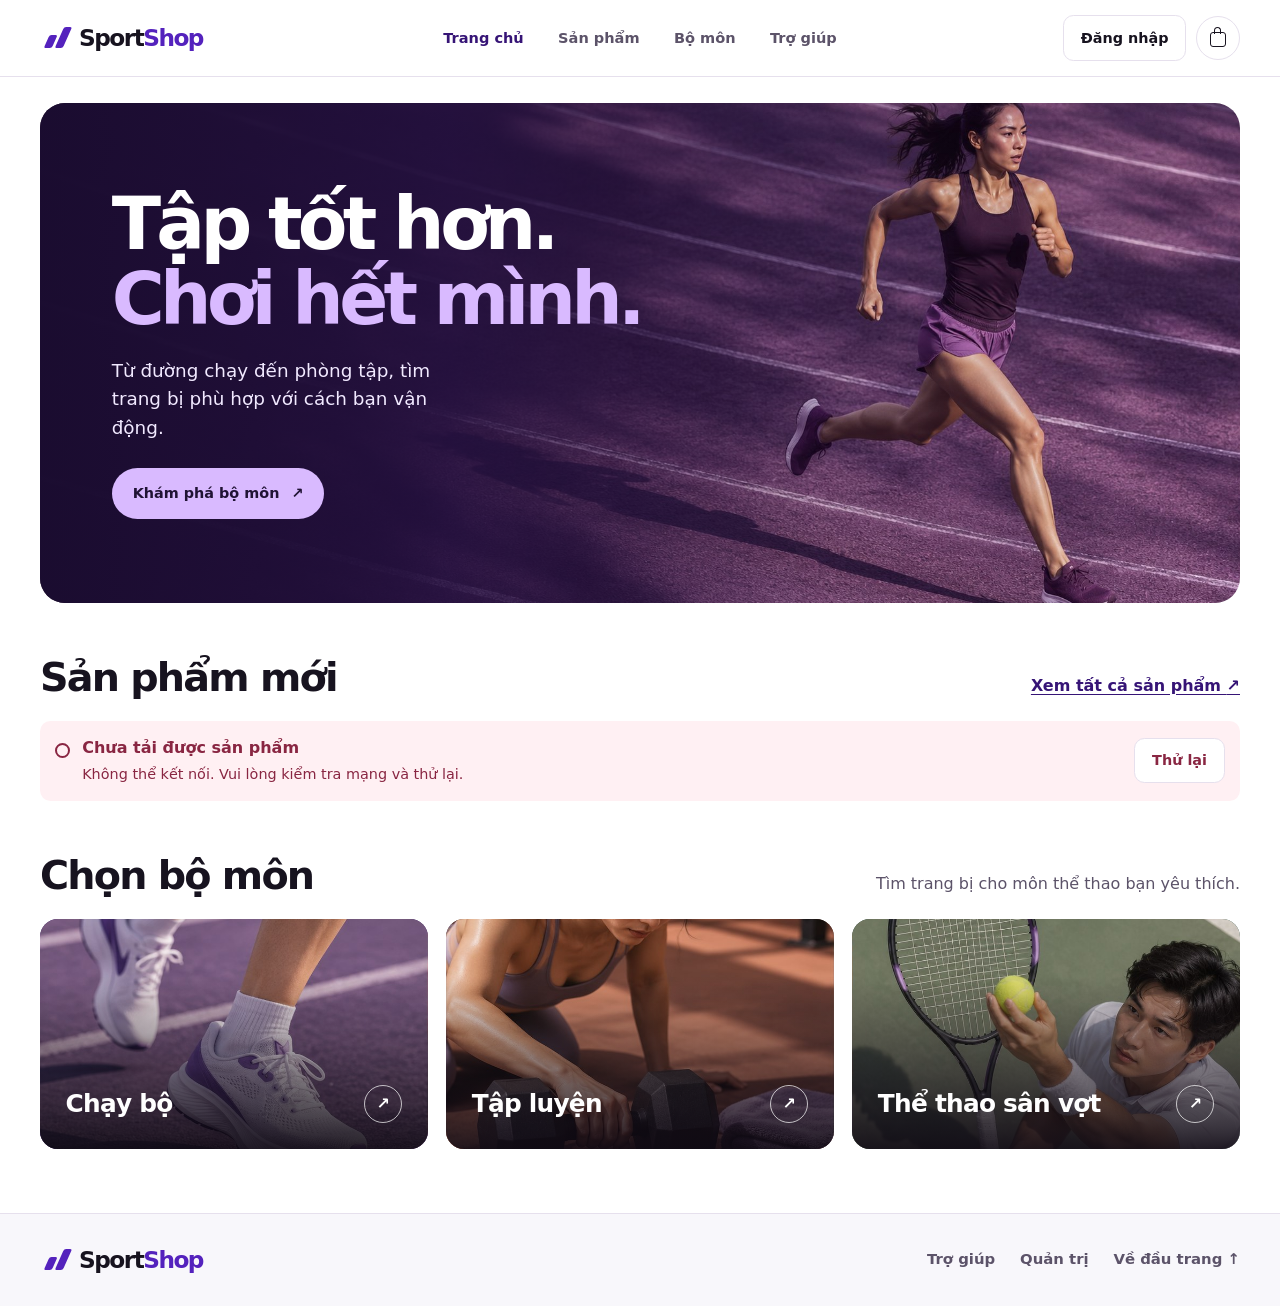
<file: frontend/index.html>
<!doctype html>
<html lang="vi">
<head>
  <meta charset="utf-8">
  <meta name="viewport" content="width=device-width, initial-scale=1">
  <meta name="description" content="SportShop — khám phá dụng cụ và trang phục cho bộ môn bạn yêu thích.">
  <title>SportShop — Vận động theo cách của bạn</title>
  <link rel="stylesheet" href="./css/site.css">
  <link rel="stylesheet" href="./css/catalog.css">
  <script type="module" src="./js/pages/store.js"></script>
</head>
<body>
  <a class="skip-link" href="#main">Đến nội dung chính</a>
  <header class="site-header" id="top">
    <div class="frame header-row">
      <a class="brand" href="./" aria-label="SportShop — Trang chủ"><span class="brand-mark" aria-hidden="true"></span>Sport<span>Shop</span></a>
      <nav class="store-nav" id="store-nav" aria-label="Điều hướng cửa hàng">
        <a href="#main" aria-current="page">Trang chủ</a>
        <a href="./products/">Sản phẩm</a>
        <a href="#sports">Bộ môn</a>
        <a href="#help">Trợ giúp</a>
      </nav>
      <div class="header-actions">
        <a class="button button-outline account-link" href="./account/" data-account-link>Tài khoản</a>
        <button class="icon-button menu-toggle" type="button" data-nav-toggle aria-controls="store-nav" aria-expanded="false" aria-label="Điều hướng"><span class="menu-icon" aria-hidden="true"></span></button>
        <a class="icon-button bag-button" href="./cart/" aria-label="Giỏ hàng"><span class="bag-icon" aria-hidden="true"></span><span class="cart-count" data-cart-count aria-hidden="true" hidden></span></a>
      </div>
    </div>
  </header>

  <main id="main" class="frame" tabindex="-1">
    <section class="hero" aria-labelledby="hero-title">
      <div class="hero-copy">
        <h1 id="hero-title">Tập tốt hơn.<br><span>Chơi hết mình.</span></h1>
        <p>Từ đường chạy đến phòng tập, tìm trang bị phù hợp với cách bạn vận động.</p>
        <a class="button button-accent" href="#sports">Khám phá bộ môn <span aria-hidden="true">↗</span></a>
      </div>
    </section>
    <section class="featured-section" aria-labelledby="featured-title">
      <div class="section-heading">
        <h2 id="featured-title">Sản phẩm mới</h2>
        <a class="text-link" href="./products/">Xem tất cả sản phẩm <span aria-hidden="true">↗</span></a>
      </div>
      <div class="state-panel catalog-state" data-featured-state data-state="loading">
        <span class="state-icon" aria-hidden="true"></span>
        <div aria-live="polite"><strong data-state-title>Đang tải sản phẩm</strong><p data-state-message></p></div>
        <button type="button" class="button button-outline" data-retry hidden>Thử lại</button>
      </div>
      <ul class="product-grid featured-grid" data-featured-products aria-label="Sản phẩm mới"></ul>
    </section>

    <section class="sport-section" id="sports" aria-labelledby="sports-title">
      <div class="section-heading">
        <h2 id="sports-title">Chọn bộ môn</h2>
        <p>Tìm trang bị cho môn thể thao bạn yêu thích.</p>
      </div>
      <div class="sport-grid">
        <button class="sport-card running" type="button" data-sport="running">
          <span class="sport-card-title">Chạy bộ</span><span class="card-arrow" aria-hidden="true">↗</span>
        </button>
        <button class="sport-card training" type="button" data-sport="training">
          <span class="sport-card-title">Tập luyện</span><span class="card-arrow" aria-hidden="true">↗</span>
        </button>
        <button class="sport-card racket" type="button" data-sport="racket">
          <span class="sport-card-title">Thể thao sân vợt</span><span class="card-arrow" aria-hidden="true">↗</span>
        </button>
      </div>
    </section>
  </main>

  <footer class="site-footer" id="help">
    <div class="frame footer-row">
      <a class="brand" href="#top"><span class="brand-mark" aria-hidden="true"></span>Sport<span>Shop</span></a>
      <nav aria-label="Trợ giúp và quản trị">
        <button class="text-button" type="button" data-dialog="help-dialog">Trợ giúp</button>
        <a href="./admin/">Quản trị</a>
        <a href="#top">Về đầu trang ↑</a>
      </nav>
    </div>
  </footer>

  <dialog class="dialog" id="sport-guide" aria-labelledby="guide-title">
    <form method="dialog"><button class="dialog-close icon-button" aria-label="Đóng" autofocus>×</button></form>
    <h2 id="guide-title" data-guide-title>Chọn trang bị</h2>
    <p data-guide-description></p>
  </dialog>
  <dialog class="dialog" id="help-dialog" aria-labelledby="help-title">
    <form method="dialog"><button class="dialog-close icon-button" aria-label="Đóng" autofocus>×</button></form>
    <h2 id="help-title">Trợ giúp</h2>
    <p>Mở một bộ môn để xem gợi ý chọn trang bị trước khi mua.</p>
  </dialog>
  <div class="toast" data-toast role="status" aria-live="polite"></div>
</body>
</html>
</file>
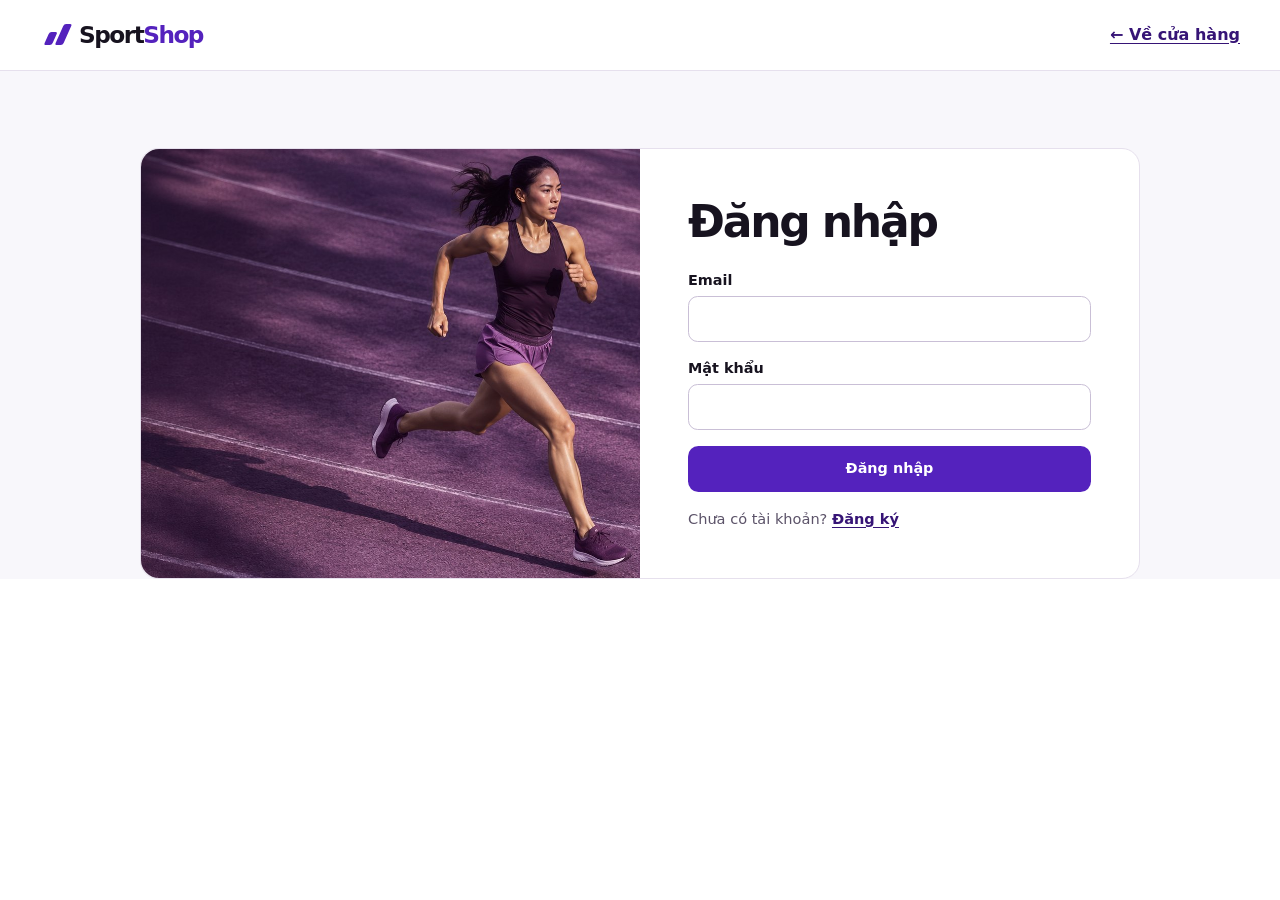
<file: frontend/account/index.html>
<!doctype html>
<html lang="vi">
<head>
  <meta charset="utf-8">
  <meta name="viewport" content="width=device-width, initial-scale=1">
  <title>Tài khoản — SportShop</title>
  <link rel="stylesheet" href="../css/site.css">
  <script type="module" src="../js/pages/account.js"></script>
</head>
<body class="account-page">
  <a class="skip-link" href="#main">Đến nội dung chính</a>
  <header class="site-header">
    <div class="frame account-header">
      <span class="brand"><span class="brand-mark" aria-hidden="true"></span>Sport<span>Shop</span></span>
      <a class="text-link" href="../" data-store-link hidden>← Về cửa hàng</a>
    </div>
  </header>
  <main id="main" class="frame account-layout" tabindex="-1">
    <div class="account-photo" aria-hidden="true"></div>
    <div class="account-panel">
      <div class="state-panel" data-account-progress role="status">
        <span class="state-icon" aria-hidden="true"></span><p>Đang kiểm tra phiên đăng nhập…</p>
      </div>
      <p class="account-notice" data-session-notice role="status" hidden></p>
      <section data-account-view="login" hidden>
        <h1 tabindex="-1">Đăng nhập</h1>
        <form method="post" novalidate data-account-form="login">
          <label class="field">Email<input name="email" type="email" required maxlength="256" autocomplete="username"><small data-field-error="email"></small></label>
          <label class="field">Mật khẩu<input name="password" type="password" required maxlength="64" autocomplete="current-password"><small data-field-error="password"></small></label>
          <p class="form-error" role="alert" data-form-error hidden></p>
          <button class="button button-primary" type="submit">Đăng nhập</button>
        </form>
        <p class="account-switch">Chưa có tài khoản? <a class="text-link" href="#register">Đăng ký</a></p>
      </section>
      <section data-account-view="register" hidden>
        <h1 tabindex="-1">Tạo tài khoản</h1>
        <form method="post" novalidate data-account-form="register">
          <label class="field">Họ và tên<input name="fullName" required minlength="2" maxlength="100" autocomplete="name"><small data-field-error="fullName"></small></label>
          <label class="field">Email<input name="email" type="email" required maxlength="256" autocomplete="email"><small data-field-error="email"></small></label>
          <label class="field">Số điện thoại (không bắt buộc)<input name="phoneNumber" type="tel" maxlength="20" autocomplete="tel"><small data-field-error="phoneNumber"></small></label>
          <label class="field">Mật khẩu<input name="password" type="password" required minlength="8" maxlength="64" autocomplete="new-password" aria-describedby="register-hint"><small id="register-hint">8–64 ký tự, có chữ hoa, chữ thường và chữ số.</small><small data-field-error="password"></small></label>
          <label class="field">Nhập lại mật khẩu<input name="confirmPassword" type="password" required maxlength="64" autocomplete="new-password"><small data-field-error="confirmPassword"></small></label>
          <p class="form-error" role="alert" data-form-error hidden></p>
          <button class="button button-primary" type="submit">Đăng ký</button>
        </form>
        <p class="account-switch">Đã có tài khoản? <a class="text-link" href="#login">Đăng nhập</a></p>
      </section>
      <section data-account-view="profile" hidden>
        <h1 tabindex="-1">Tài khoản của bạn</h1>
        <dl class="profile-list">
          <div><dt>Họ và tên</dt><dd data-profile-name></dd></div>
          <div><dt>Email</dt><dd data-profile-email></dd></div>
          <div><dt>Số điện thoại</dt><dd data-profile-phone></dd></div>
          <div><dt>Vai trò</dt><dd data-profile-role></dd></div>
        </dl>
        <div class="account-actions">
          <a class="button button-primary" href="../admin/" data-admin-link hidden>Vào quản trị</a>
          <a class="button button-outline" href="../orders/" data-customer-orders hidden>Đơn hàng của tôi</a>
          <a class="button button-outline" href="#password">Đổi mật khẩu</a>
          <button class="button button-outline" type="button" data-logout>Đăng xuất</button>
        </div>
      </section>
      <section data-account-view="password" hidden>
        <h1 tabindex="-1" data-password-title>Đổi mật khẩu</h1>
        <p class="password-note" data-forced-note hidden>Bạn cần đổi mật khẩu trước khi tiếp tục.</p>
        <form method="post" novalidate data-account-form="password">
          <label class="field">Mật khẩu hiện tại<input name="currentPassword" type="password" required maxlength="64" autocomplete="current-password"><small data-field-error="currentPassword"></small></label>
          <label class="field">Mật khẩu mới<input name="newPassword" type="password" required minlength="8" maxlength="64" autocomplete="new-password" aria-describedby="password-hint"><small id="password-hint">8–64 ký tự, có chữ hoa, chữ thường và chữ số.</small><small data-field-error="newPassword"></small></label>
          <label class="field">Nhập lại mật khẩu mới<input name="confirmNewPassword" type="password" required maxlength="64" autocomplete="new-password"><small data-field-error="confirmNewPassword"></small></label>
          <p class="form-error" role="alert" data-form-error hidden></p>
          <button class="button button-primary" type="submit">Lưu mật khẩu</button>
        </form>
        <div class="account-actions">
          <a href="#profile" class="text-link" data-profile-back>Về tài khoản</a>
          <button class="button button-outline" type="button" data-logout>Đăng xuất</button>
        </div>
      </section>
    </div>
  </main>
</body>
</html>
</file>
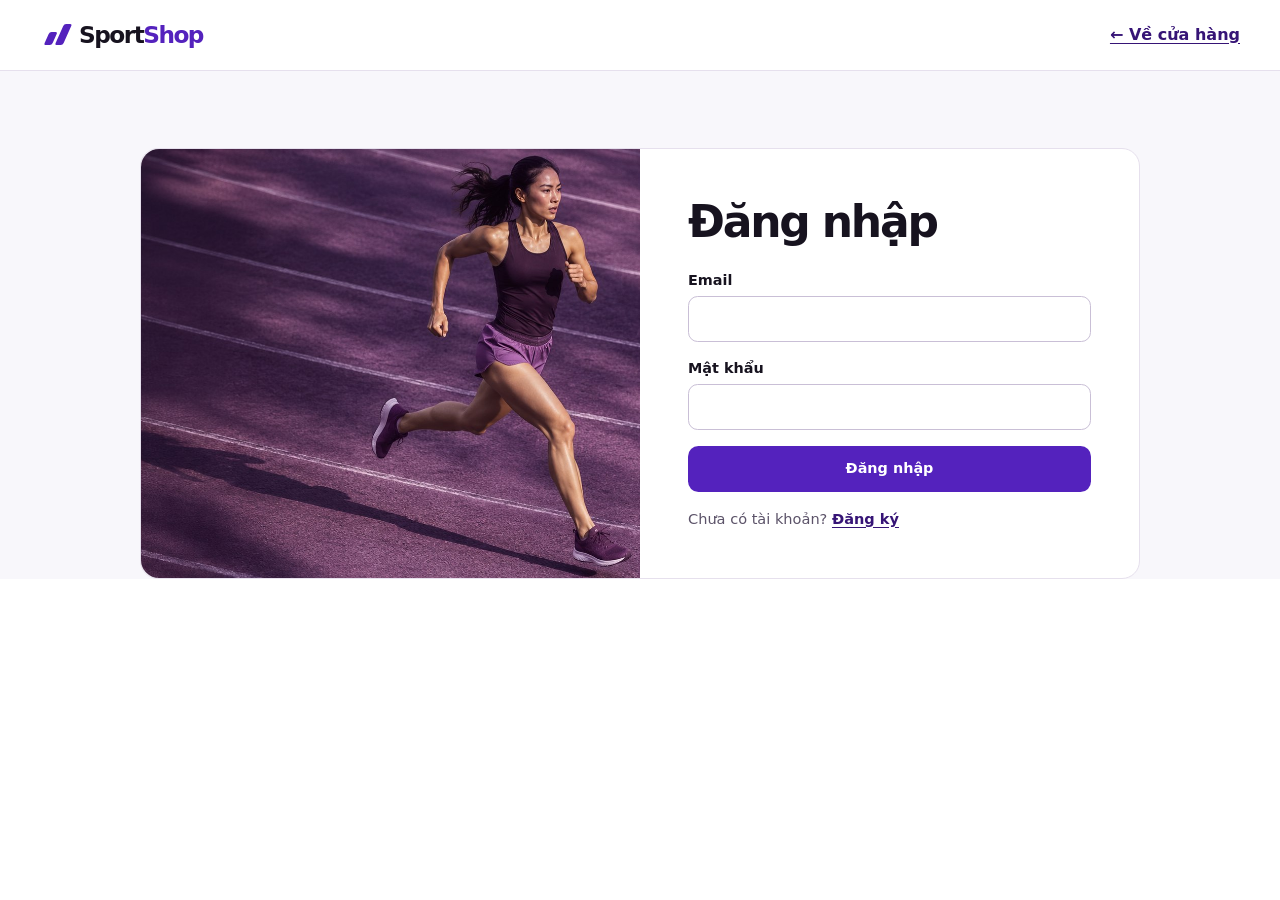
<file: frontend/admin/index.html>
<!doctype html>
<html lang="vi">
<head>
  <meta charset="utf-8">
  <meta name="viewport" content="width=device-width, initial-scale=1">
  <title>Tổng quan quản trị — SportShop</title>
  <link rel="stylesheet" href="../css/site.css">
  <link rel="stylesheet" href="../css/admin.css">
  <script type="module" src="../js/pages/admin.js"></script>
</head>
<body class="admin-page">
  <a class="skip-link" href="#main">Đến nội dung chính</a>
  <div class="admin-layout">
    <aside class="admin-sidebar">
      <div class="admin-sidebar-top">
        <a class="brand" href="./" aria-label="SportShop — Quản trị"><span class="brand-mark" aria-hidden="true"></span>Sport<span>Shop</span></a>
        <button class="button button-outline admin-menu" type="button" aria-controls="admin-nav"
          aria-expanded="false" data-admin-menu data-admin-only hidden>Menu</button>
      </div>
      <nav aria-label="Điều hướng quản trị" id="admin-nav" data-admin-only hidden>
        <a href="#main" aria-current="page"><span class="dashboard-icon" aria-hidden="true"></span>Tổng quan</a>
        <a href="./catalog/">Sản phẩm</a>
        <a href="./catalog/?view=categories">Danh mục</a>
        <a href="./catalog/?view=brands">Thương hiệu</a>
        <a href="./catalog/manage/?view=inventory">Tồn kho</a>
        <a href="./orders/">Đơn hàng</a>
        <a href="./orders/?view=payments">Thanh toán</a>
        <a href="./customers/">Khách hàng</a>
        <a class="back-store" href="../">← Về cửa hàng</a>
      </nav>
    </aside>
    <main id="main" class="admin-main" tabindex="-1">
      <section class="connection-card admin-guard" data-admin-guard>
        <h1>Quản trị SportShop</h1>
        <p data-guard-message role="status">Đang kiểm tra phiên đăng nhập…</p>
        <a class="button button-primary" href="../account/?return=admin#login" data-guard-login hidden>Đăng nhập</a>
        <a class="button button-outline" href="../account/#profile">Tài khoản</a>
      </section>

      <div data-admin-only hidden>
        <header class="admin-heading">
          <div><p class="admin-context">Quản trị SportShop</p><h1>Tổng quan</h1></div>
          <div class="admin-identity">
            <div><strong data-admin-name></strong><span data-admin-email></span></div>
            <button class="button button-outline" type="button" data-admin-logout>Đăng xuất</button>
          </div>
        </header>

        <section class="admin-panel revenue-filter" aria-labelledby="revenue-title">
          <div><h2 id="revenue-title">Báo cáo doanh thu</h2><p>Đơn đã giao, theo giờ Việt Nam</p></div>
          <form data-revenue-filter novalidate>
            <label>Từ ngày<input name="from" type="date" required aria-describedby="date-error"></label>
            <label>Đến ngày<input name="to" type="date" required aria-describedby="date-error"></label>
            <label>Nhóm theo<select name="groupBy"><option value="day">Ngày</option><option value="month">Tháng</option></select></label>
            <button class="button button-primary" type="submit">Áp dụng</button>
            <p class="admin-error" id="date-error" role="alert" hidden></p>
          </form>
        </section>

        <div class="state-panel admin-state" data-revenue-state hidden>
          <span class="state-icon" aria-hidden="true"></span>
          <div role="status"><strong data-state-title></strong><p data-state-message></p></div>
          <button class="button button-outline" type="button" data-revenue-retry hidden>Thử lại</button>
        </div>
        <div data-revenue-output hidden>
          <p class="report-period" data-report-period></p>
          <dl class="admin-metrics">
            <div class="admin-metric metric-primary"><dt>Doanh thu tiền hàng</dt><dd data-metric="subtotal"></dd></div>
            <div class="admin-metric"><dt>Phí vận chuyển</dt><dd data-metric="shippingFee"></dd></div>
            <div class="admin-metric"><dt>Tổng khách thanh toán</dt><dd data-metric="totalAmount"></dd></div>
            <div class="admin-metric"><dt>Đơn đã giao</dt><dd data-metric="totalOrders"></dd></div>
            <div class="admin-metric"><dt>Tiền hàng trung bình</dt><dd data-metric="averageSubtotal"></dd></div>
          </dl>
          <div class="dashboard-grid">
            <section class="admin-panel admin-chart" aria-labelledby="chart-title">
              <h2 id="chart-title">Doanh thu theo thời gian</h2>
              <p data-chart-frequency></p>
              <p class="admin-empty" data-series-empty hidden>Chưa ghi nhận đơn đã giao trong khoảng ngày này.</p>
              <div class="chart-scroll" tabindex="0" role="region" aria-labelledby="chart-title" data-chart-scroll hidden>
                <ul class="revenue-bars" data-revenue-bars></ul>
              </div>
              <details class="series-details" data-series-details hidden>
                <summary>Xem số liệu theo kỳ</summary>
                <div class="admin-table-scroll" tabindex="0" role="region" aria-label="Bảng doanh thu theo kỳ">
                  <table class="admin-table"><thead><tr><th scope="col">Kỳ</th><th scope="col">Tiền hàng</th><th scope="col">Phí vận chuyển</th>
                    <th scope="col">Tổng thanh toán</th><th scope="col">Đơn đã giao</th></tr></thead><tbody data-revenue-rows></tbody></table>
                </div>
              </details>
            </section>
            <section class="admin-panel" aria-labelledby="status-title">
              <h2 id="status-title">Đơn theo trạng thái</h2>
              <p>Đếm theo ngày tạo đơn trong khoảng đã chọn.</p>
              <p class="admin-empty" data-status-empty hidden></p>
              <ul class="admin-statuses" data-order-statuses></ul>
            </section>
          </div>
        </div>

        <section class="admin-panel admin-recent" aria-labelledby="recent-title">
          <div class="admin-panel-heading">
            <div><h2 id="recent-title">Đơn hàng gần đây</h2><p>Tối đa 5 đơn mới nhất, mọi trạng thái.</p></div>
            <button class="button button-outline" data-orders-reload type="button">Tải lại</button>
          </div>
          <div class="state-panel admin-state" data-orders-state hidden>
            <span class="state-icon" aria-hidden="true"></span>
            <div role="status"><strong data-state-title></strong><p data-state-message></p></div>
          </div>
          <div class="admin-table-scroll" tabindex="0" role="region" aria-labelledby="recent-title" data-recent-output hidden>
            <table class="admin-table"><thead><tr><th scope="col">Mã đơn</th><th scope="col">Ngày đặt</th>
              <th scope="col">Trạng thái</th><th scope="col">Thanh toán</th><th scope="col">Tổng tiền</th></tr></thead><tbody data-recent-orders></tbody></table>
          </div>
        </section>
      </div>
    </main>
  </div>
</body>
</html>
</file>
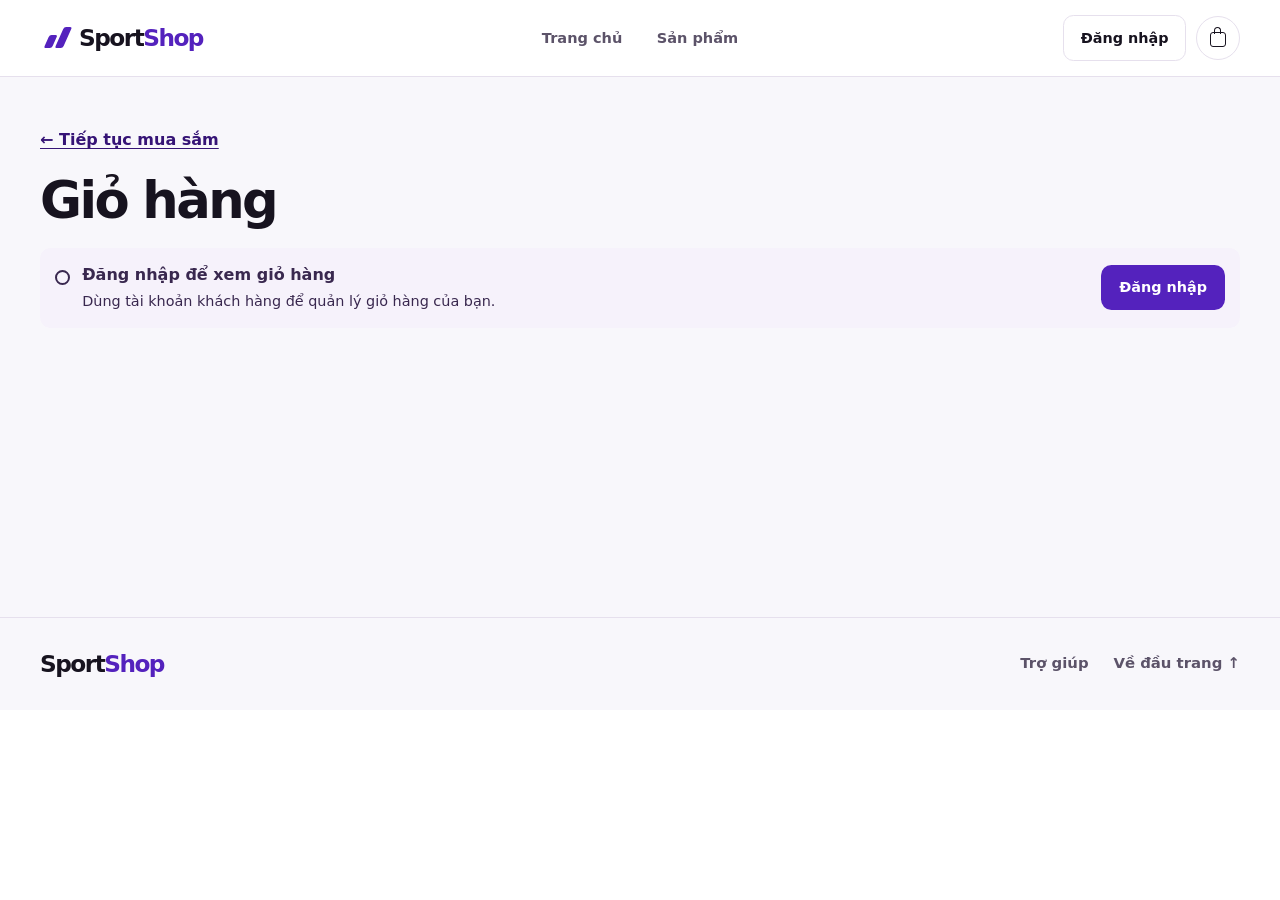
<file: frontend/cart/index.html>
<!doctype html>
<html lang="vi">
<head>
  <meta charset="utf-8">
  <meta name="viewport" content="width=device-width, initial-scale=1">
  <title>Giỏ hàng — SportShop</title>
  <link rel="stylesheet" href="../css/site.css">
  <link rel="stylesheet" href="../css/catalog.css">
  <link rel="stylesheet" href="../css/cart.css">
  <script type="module" src="../js/pages/cart-page.js"></script>
</head>
<body class="catalog-page">
  <a class="skip-link" href="#main">Đến nội dung chính</a>
  <header class="site-header">
    <div class="frame header-row">
      <a class="brand" href="../" aria-label="SportShop — Trang chủ"><span class="brand-mark" aria-hidden="true"></span>Sport<span>Shop</span></a>
      <nav class="store-nav" id="store-nav" aria-label="Điều hướng cửa hàng">
        <a href="../">Trang chủ</a>
        <a href="../products/">Sản phẩm</a>
      </nav>
      <div class="header-actions">
        <a class="button button-outline account-link" href="../account/" data-account-link>Tài khoản</a>
        <button class="icon-button menu-toggle" type="button" data-nav-toggle aria-controls="store-nav" aria-expanded="false" aria-label="Điều hướng"><span class="menu-icon" aria-hidden="true"></span></button>
        <a class="icon-button bag-button" href="./" aria-current="page" aria-label="Giỏ hàng"><span class="bag-icon" aria-hidden="true"></span><span class="cart-count" data-cart-count aria-hidden="true" hidden></span></a>
      </div>
    </div>
  </header>
  <main id="main" class="frame catalog-main" tabindex="-1">
    <a class="text-link catalog-back" href="../products/">← Tiếp tục mua sắm</a>
    <h1 class="catalog-title" tabindex="-1">Giỏ hàng</h1>
    <div class="state-panel catalog-state cart-state" data-cart-state data-state="loading">
      <span class="state-icon" aria-hidden="true"></span>
      <div aria-live="polite"><strong data-state-title>Đang tải giỏ hàng</strong><p data-state-message></p></div>
      <a class="button button-primary" href="../account/#login" data-cart-login hidden>Đăng nhập</a>
      <button class="button button-outline" type="button" data-retry hidden>Tải lại</button>
    </div>
    <p class="visually-hidden" data-cart-notice role="status"></p>
    <div class="cart-layout" data-cart-content hidden>
      <section class="cart-items" aria-labelledby="cart-items-title">
        <div class="cart-items-heading">
          <h2 id="cart-items-title">Sản phẩm trong giỏ</h2>
          <button class="text-button text-link" type="button" data-dialog="clear-cart" data-clear-cart>Xóa toàn bộ</button>
        </div>
        <ul data-cart-items></ul>
      </section>
      <section class="cart-summary" aria-labelledby="cart-summary-title">
        <h2 id="cart-summary-title">Tạm tính</h2>
        <dl>
          <div><dt>Số lượng khả dụng</dt><dd data-cart-total-items></dd></div>
          <div><dt>Tiền hàng</dt><dd data-cart-subtotal></dd></div>
        </dl>
        <p data-unavailable-note hidden>Các dòng không khả dụng không được tính vào tạm tính.</p>
        <p>Giỏ hàng không giữ tồn kho. Giá và tồn kho có thể thay đổi.</p>
        <a class="button button-primary cart-checkout" href="../checkout/" data-checkout-link hidden>Tiến hành đặt hàng</a>
        <p data-checkout-blocked hidden>Hãy xử lý các dòng không khả dụng trước khi đặt hàng.</p>
      </section>
    </div>
  </main>
  <footer class="site-footer">
    <div class="frame footer-row">
      <a class="brand" href="../">Sport<span>Shop</span></a>
      <nav aria-label="Điều hướng cuối trang"><a href="../#help">Trợ giúp</a><a href="#main">Về đầu trang ↑</a></nav>
    </div>
  </footer>
  <dialog class="dialog" id="clear-cart" aria-labelledby="clear-cart-title">
    <h2 id="clear-cart-title">Xóa toàn bộ giỏ hàng?</h2>
    <p>Tất cả sản phẩm trong giỏ sẽ bị xóa.</p>
    <form class="account-actions cart-dialog-actions" method="dialog">
      <button class="button button-outline" value="keep" autofocus>Giữ giỏ hàng</button>
      <button class="button button-primary" value="clear">Xóa toàn bộ</button>
    </form>
  </dialog>
</body>
</html>
</file>
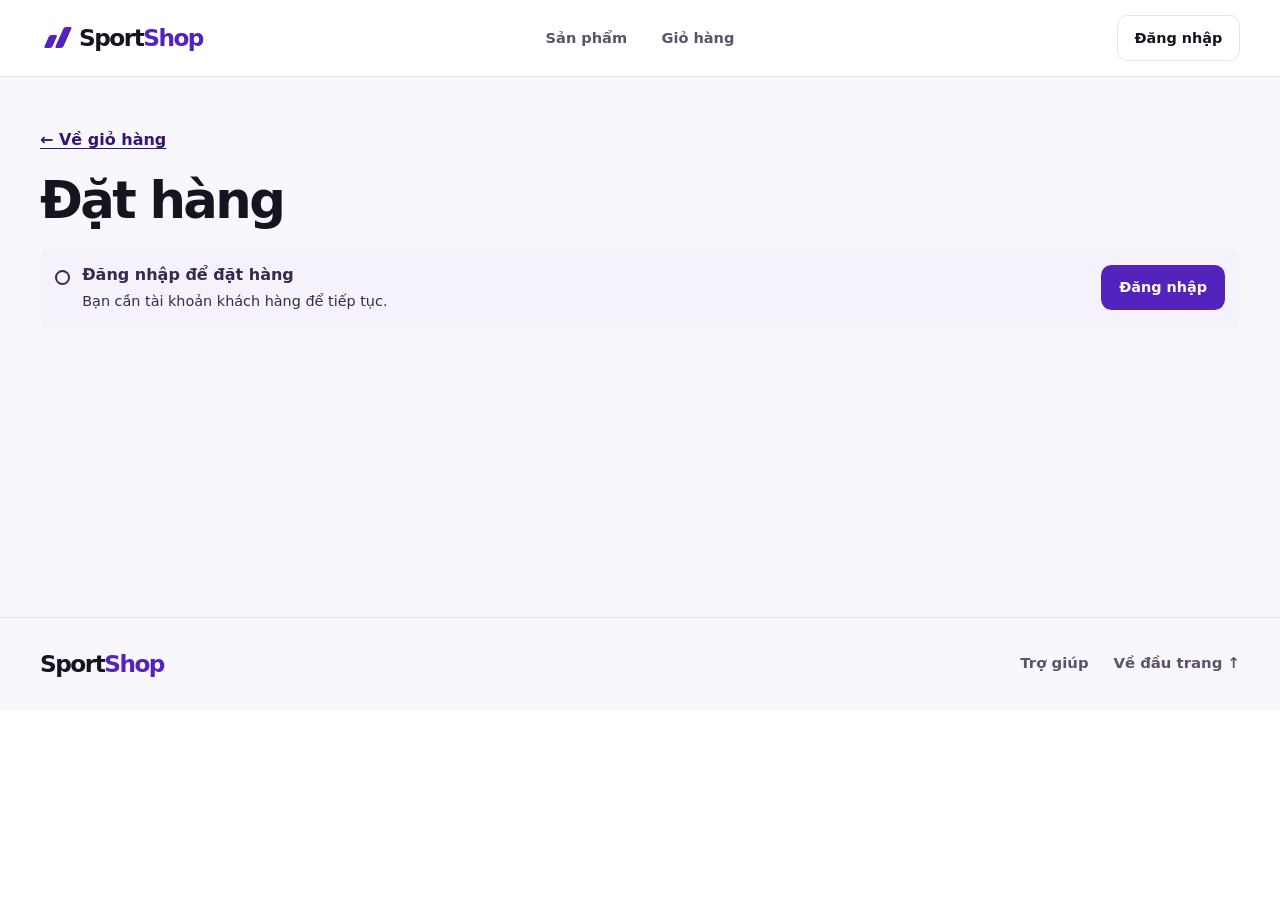
<file: frontend/checkout/index.html>
<!doctype html>
<html lang="vi">
<head>
  <meta charset="utf-8">
  <meta name="viewport" content="width=device-width, initial-scale=1">
  <title>Đặt hàng — SportShop</title>
  <link rel="stylesheet" href="../css/site.css">
  <link rel="stylesheet" href="../css/catalog.css">
  <link rel="stylesheet" href="../css/checkout.css">
  <script type="module" src="../js/pages/checkout.js"></script>
</head>
<body class="catalog-page">
  <a class="skip-link" href="#main">Đến nội dung chính</a>
  <header class="site-header">
    <div class="frame header-row">
      <a class="brand" href="../" aria-label="SportShop — Trang chủ"><span class="brand-mark" aria-hidden="true"></span>Sport<span>Shop</span></a>
      <nav class="store-nav" id="store-nav" aria-label="Điều hướng cửa hàng">
        <a href="../products/">Sản phẩm</a>
        <a href="../cart/">Giỏ hàng</a>
      </nav>
      <div class="header-actions">
        <a class="button button-outline account-link" href="../account/" data-account-link>Tài khoản</a>
        <button class="icon-button menu-toggle" type="button" data-nav-toggle aria-controls="store-nav" aria-expanded="false" aria-label="Điều hướng"><span class="menu-icon" aria-hidden="true"></span></button>
      </div>
    </div>
  </header>
  <main id="main" class="frame catalog-main" tabindex="-1">
    <a class="text-link catalog-back" href="../cart/">← Về giỏ hàng</a>
    <h1 class="catalog-title">Đặt hàng</h1>
    <div class="state-panel catalog-state checkout-state" data-checkout-state data-state="loading">
      <span class="state-icon" aria-hidden="true"></span>
      <div aria-live="polite">
        <strong data-state-title tabindex="-1">Đang tải thông tin đặt hàng</strong>
        <p data-state-message></p>
        <ul class="checkout-issues" data-checkout-issues hidden></ul>
      </div>
      <a class="button button-primary" href="../account/#login" data-checkout-login hidden>Đăng nhập</a>
      <button class="button button-outline" type="button" data-retry hidden>Tải lại thông tin</button>
    </div>

    <form class="checkout-layout" method="post" novalidate data-checkout-form hidden>
      <div class="checkout-fields">
        <section class="checkout-card" aria-labelledby="recipient-title">
          <h2 id="recipient-title">Thông tin nhận hàng</h2>
          <div class="saved-addresses">
            <label class="catalog-field" data-address-select hidden>Địa chỉ đã lưu
              <select name="savedAddress"><option value="">Nhập địa chỉ khác</option></select>
            </label>
            <p data-address-status role="status"></p>
            <button class="text-button text-link" type="button" data-more-addresses hidden>Xem thêm địa chỉ</button>
          </div>
          <label class="catalog-field" for="checkout-name">Họ tên người nhận</label>
          <input class="checkout-input" id="checkout-name" name="recipientName" autocomplete="shipping name" maxlength="100" required aria-describedby="name-error">
          <p class="checkout-field-error" id="name-error" data-field-error="recipientName" hidden></p>
          <label class="catalog-field" for="checkout-phone">Số điện thoại</label>
          <input class="checkout-input" id="checkout-phone" name="recipientPhone" autocomplete="shipping tel" type="tel" maxlength="20" required aria-describedby="phone-error">
          <p class="checkout-field-error" id="phone-error" data-field-error="recipientPhone" hidden></p>
          <label class="catalog-field" for="checkout-address">Địa chỉ giao hàng</label>
          <textarea class="checkout-input" id="checkout-address" name="shippingAddress" rows="3" autocomplete="shipping street-address" maxlength="500" required aria-describedby="address-error"></textarea>
          <p class="checkout-field-error" id="address-error" data-field-error="shippingAddress" hidden></p>
          <label class="catalog-field" for="checkout-note">Ghi chú (không bắt buộc)</label>
          <textarea class="checkout-input" id="checkout-note" name="note" rows="2" maxlength="500" aria-describedby="note-error"></textarea>
          <p class="checkout-field-error" id="note-error" data-field-error="note" hidden></p>
        </section>
        <section class="checkout-card" aria-labelledby="payment-title">
          <h2 id="payment-title">Phương thức thanh toán</h2>
          <label class="catalog-field" for="checkout-method">Chọn phương thức</label>
          <select class="checkout-input" id="checkout-method" name="paymentMethodId" required aria-describedby="payment-error"></select>
          <p class="checkout-field-error" id="payment-error" data-field-error="paymentMethodId" hidden></p>
        </section>
      </div>
      <section class="checkout-card order-summary" aria-labelledby="summary-title">
        <h2 id="summary-title">Tóm tắt đơn hàng</h2>
        <ul class="checkout-lines" data-checkout-lines></ul>
        <dl class="checkout-totals">
          <div><dt>Tạm tính</dt><dd data-preview-subtotal></dd></div>
          <div><dt>Phí vận chuyển</dt><dd>Chốt khi đặt hàng</dd></div>
          <div><dt>Tổng thanh toán</dt><dd>Chốt khi đặt hàng</dd></div>
        </dl>
        <p data-checkout-stock hidden>Hãy sửa hoặc xóa các dòng không khả dụng trong giỏ trước khi đặt hàng.</p>
        <button class="button button-primary checkout-submit" type="submit" disabled>Đặt hàng</button>
        <p class="checkout-muted">Giá và tồn kho được kiểm tra lại khi đặt hàng.</p>
      </section>
    </form>

    <section class="checkout-card checkout-result" data-checkout-result aria-labelledby="order-success" hidden>
      <h2 id="order-success" tabindex="-1">Đã tạo đơn hàng</h2>
      <dl class="checkout-totals">
        <div><dt>Mã đơn</dt><dd data-order-code></dd></div>
        <div><dt>Trạng thái đơn</dt><dd data-order-status></dd></div>
        <div><dt>Tiền hàng</dt><dd data-order-subtotal></dd></div>
        <div><dt>Phí vận chuyển</dt><dd data-order-shipping></dd></div>
        <div><dt>Tổng thanh toán</dt><dd data-order-total></dd></div>
        <div><dt>Thanh toán</dt><dd data-order-payment></dd></div>
      </dl>
      <div class="bank-instructions" data-bank-instructions hidden>
        <h3>Hướng dẫn chuyển khoản</h3>
        <p data-bank-text></p>
        <p data-bank-deadline hidden>Hạn thanh toán <time></time> (giờ Việt Nam)</p>
        <p class="checkout-muted" data-bank-remaining></p>
      </div>
      <div class="account-actions">
        <a class="button button-primary" data-order-detail-link hidden>Xem chi tiết đơn</a>
        <a class="button button-outline" href="../products/">Tiếp tục mua sắm</a>
      </div>
    </section>
  </main>
  <footer class="site-footer">
    <div class="frame footer-row">
      <a class="brand" href="../">Sport<span>Shop</span></a>
      <nav aria-label="Điều hướng cuối trang"><a href="../#help">Trợ giúp</a><a href="#main">Về đầu trang ↑</a></nav>
    </div>
  </footer>
</body>
</html>
</file>
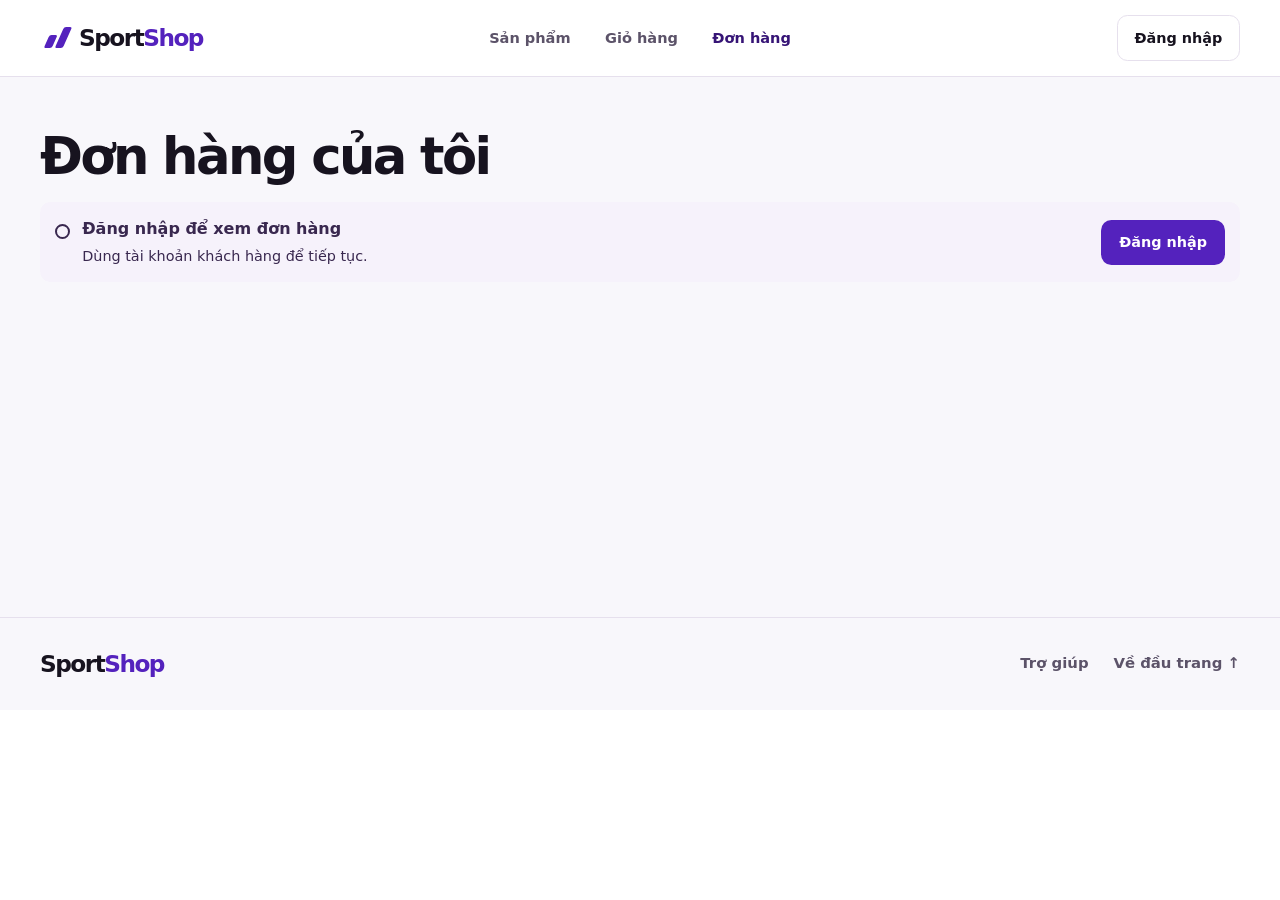
<file: frontend/orders/index.html>
<!doctype html>
<html lang="vi">
<head>
  <meta charset="utf-8">
  <meta name="viewport" content="width=device-width, initial-scale=1">
  <title>Đơn hàng của tôi — SportShop</title>
  <link rel="stylesheet" href="../css/site.css">
  <link rel="stylesheet" href="../css/catalog.css">
  <link rel="stylesheet" href="../css/orders.css">
  <script type="module" src="../js/pages/orders.js"></script>
</head>
<body class="catalog-page">
  <a class="skip-link" href="#main">Đến nội dung chính</a>
  <header class="site-header">
    <div class="frame header-row">
      <a class="brand" href="../" aria-label="SportShop — Trang chủ"><span class="brand-mark" aria-hidden="true"></span>Sport<span>Shop</span></a>
      <nav class="store-nav" id="store-nav" aria-label="Điều hướng cửa hàng">
        <a href="../products/">Sản phẩm</a><a href="../cart/">Giỏ hàng</a><a href="./" aria-current="page">Đơn hàng</a>
      </nav>
      <div class="header-actions">
        <a class="button button-outline account-link" href="../account/" data-account-link>Tài khoản</a>
        <button class="icon-button menu-toggle" type="button" data-nav-toggle aria-controls="store-nav" aria-expanded="false" aria-label="Điều hướng"><span class="menu-icon" aria-hidden="true"></span></button>
      </div>
    </div>
  </header>
  <main id="main" class="frame catalog-main" tabindex="-1">
    <a class="text-link catalog-back" href="./" data-order-back hidden>← Đơn hàng của tôi</a>
    <h1 class="catalog-title" tabindex="-1" data-orders-title>Đơn hàng của tôi</h1>
    <form class="order-filters order-panel" method="get" data-orders-filter hidden>
      <label class="catalog-field">Trạng thái
        <select name="statusCode">
          <option value="">Tất cả trạng thái</option><option value="PENDING">Chờ xác nhận</option>
          <option value="CONFIRMED">Đã xác nhận</option><option value="SHIPPING">Đang giao hàng</option>
          <option value="DELIVERED">Đã giao</option><option value="CANCELLED">Đã hủy</option>
        </select>
      </label>
      <label class="catalog-field">Sắp xếp
        <select name="sort"><option value="-createdAt">Mới nhất</option><option value="createdAt">Cũ nhất</option></select>
      </label>
      <button type="submit" class="button button-primary">Áp dụng</button>
    </form>
    <div class="state-panel catalog-state order-state" data-orders-state data-state="loading">
      <span class="state-icon" aria-hidden="true"></span>
      <div aria-live="polite"><strong data-state-title>Đang kiểm tra phiên đăng nhập</strong><p data-state-message></p></div>
      <a class="button button-primary" href="../account/#login" data-orders-login hidden>Đăng nhập</a>
      <button class="button button-outline" type="button" data-retry hidden>Tải lại</button>
    </div>
    <p class="order-notice" data-order-notice role="status" tabindex="-1" hidden></p>
    <section aria-label="Lịch sử đơn hàng" data-orders-list hidden>
      <ul class="order-list"></ul>
      <nav class="catalog-pagination" aria-label="Phân trang đơn hàng" hidden>
        <a class="button button-outline" data-prev>Trang trước</a>
        <span data-page-label></span>
        <a class="button button-outline" data-next>Trang sau</a>
      </nav>
    </section>
    <article class="order-detail" aria-label="Chi tiết đơn hàng" data-order-detail hidden>
      <section class="order-panel">
        <div class="order-heading">
          <div><h2>Thông tin đơn</h2><p data-order-overview></p></div>
          <div class="account-actions">
            <button type="button" class="button button-outline" data-refresh-order>Cập nhật trạng thái</button>
            <button type="button" class="button button-outline order-cancel" data-open-cancel hidden>Hủy đơn</button>
          </div>
        </div>
        <h3>Thông tin nhận hàng</h3>
        <dl class="order-facts" data-order-recipient></dl>
        <h3>Sản phẩm lúc đặt</h3>
        <ul class="order-lines" data-order-lines></ul>
        <dl class="order-facts order-money" data-order-amounts></dl>
      </section>
      <div class="order-side">
        <section class="order-panel">
          <h2>Thanh toán</h2>
          <dl class="order-facts" data-order-payment></dl>
          <p class="order-notice" data-overdue hidden>Đã quá hạn thanh toán, đang chờ hệ thống xử lý.</p>
          <p class="order-text" data-bank-instructions hidden></p>
        </section>
        <section class="order-panel">
          <h2>Lịch sử trạng thái</h2>
          <ol class="order-timeline" data-order-history></ol>
        </section>
      </div>
    </article>
  </main>
  <footer class="site-footer"><div class="frame footer-row">
    <a class="brand" href="../">Sport<span>Shop</span></a>
    <nav aria-label="Điều hướng cuối trang"><a href="../#help">Trợ giúp</a><a href="#main">Về đầu trang ↑</a></nav>
  </div></footer>
  <dialog class="dialog" aria-labelledby="cancel-title" data-cancel-dialog>
    <h2 id="cancel-title">Hủy đơn hàng?</h2>
    <form method="post" novalidate data-cancel-form>
      <label class="catalog-field">Lý do hủy
        <textarea name="cancelReason" rows="3" maxlength="255" required aria-describedby="cancel-hint cancel-error" autofocus></textarea>
      </label>
      <p id="cancel-hint">Nhập từ 5 đến 255 ký tự.</p>
      <p id="cancel-error" role="alert" hidden></p>
      <div class="account-actions order-dialog-actions">
        <button type="button" class="button button-outline" data-keep-order>Giữ đơn hàng</button>
        <button type="submit" class="button order-danger">Xác nhận hủy</button>
      </div>
    </form>
  </dialog>
</body>
</html>
</file>
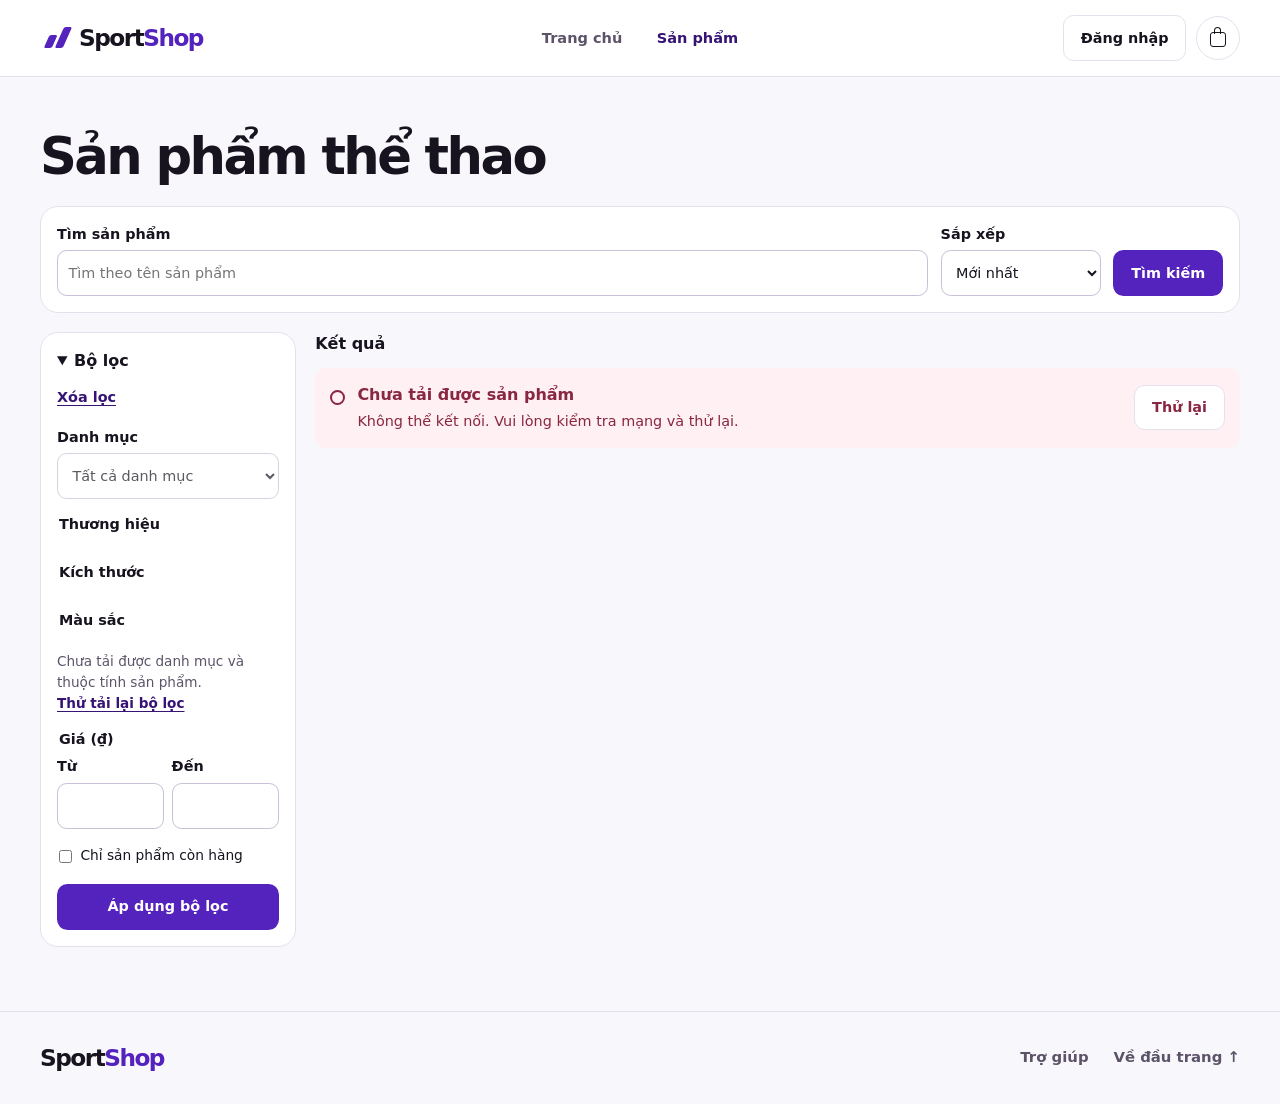
<file: frontend/products/index.html>
<!doctype html>
<html lang="vi">
<head>
  <meta charset="utf-8">
  <meta name="viewport" content="width=device-width, initial-scale=1">
  <meta name="description" content="Tìm dụng cụ và trang phục thể thao tại SportShop.">
  <title>Sản phẩm — SportShop</title>
  <link rel="stylesheet" href="../css/site.css">
  <link rel="stylesheet" href="../css/catalog.css">
  <script type="module" src="../js/pages/products.js"></script>
</head>
<body class="catalog-page">
  <a class="skip-link" href="#main">Đến nội dung chính</a>
  <header class="site-header">
    <div class="frame header-row">
      <a class="brand" href="../" aria-label="SportShop — Trang chủ"><span class="brand-mark" aria-hidden="true"></span>Sport<span>Shop</span></a>
      <nav class="store-nav" id="store-nav" aria-label="Điều hướng cửa hàng">
        <a href="../">Trang chủ</a>
        <a href="./" aria-current="page">Sản phẩm</a>
      </nav>
      <div class="header-actions">
        <a class="button button-outline account-link" href="../account/" data-account-link>Tài khoản</a>
        <button class="icon-button menu-toggle" type="button" data-nav-toggle aria-controls="store-nav" aria-expanded="false" aria-label="Điều hướng"><span class="menu-icon" aria-hidden="true"></span></button>
        <a class="icon-button bag-button" href="../cart/" aria-label="Giỏ hàng"><span class="bag-icon" aria-hidden="true"></span><span class="cart-count" data-cart-count aria-hidden="true" hidden></span></a>
      </div>
    </div>
  </header>

  <main id="main" class="frame catalog-main" tabindex="-1">
    <h1 class="catalog-title">Sản phẩm thể thao</h1>
    <div class="catalog-layout">
      <div class="catalog-search">
        <label class="catalog-field">Tìm sản phẩm
          <input name="keyword" type="search" form="catalog-filters" placeholder="Tìm theo tên sản phẩm">
        </label>
        <label class="catalog-field">Sắp xếp
          <select name="sort" form="catalog-filters">
            <option value="newest">Mới nhất</option>
            <option value="price">Giá tăng dần</option>
            <option value="-price">Giá giảm dần</option>
            <option value="name">Tên A–Z</option>
          </select>
        </label>
        <button class="button button-primary" type="submit" form="catalog-filters">Tìm kiếm</button>
      </div>
      <aside class="filter-panel" aria-labelledby="filters-title">
        <details data-filter-panel open>
          <summary id="filters-title">Bộ lọc</summary>
          <form id="catalog-filters" method="get">
            <a class="text-link clear-filters" href="./" data-clear-filters>Xóa lọc</a>
            <fieldset class="lookup-filters" data-lookups disabled>
              <legend class="visually-hidden">Danh mục và thuộc tính</legend>
              <label class="catalog-field">Danh mục
                <select name="categoryId"><option value="">Tất cả danh mục</option></select>
              </label>
              <fieldset class="filter-group">
                <legend>Thương hiệu</legend><div class="filter-options" data-options="brandId"></div>
              </fieldset>
              <fieldset class="filter-group">
                <legend>Kích thước</legend><div class="filter-options" data-options="sizeId"></div>
              </fieldset>
              <fieldset class="filter-group">
                <legend>Màu sắc</legend><div class="filter-options" data-options="colorId"></div>
              </fieldset>
            </fieldset>
            <div class="lookup-status" aria-live="polite">
              <p data-lookup-message>Đang tải bộ lọc…</p>
              <button class="text-button text-link" type="button" data-lookup-retry hidden>Thử tải lại bộ lọc</button>
            </div>
            <fieldset class="filter-group">
              <legend>Giá (₫)</legend>
              <div class="price-fields">
                <label class="catalog-field">Từ <input name="minPrice" type="number" min="0" step="any" inputmode="decimal"></label>
                <label class="catalog-field">Đến <input name="maxPrice" type="number" min="0" step="any" inputmode="decimal"></label>
              </div>
            </fieldset>
            <label class="filter-choice"><input name="inStock" type="checkbox" value="true"> Chỉ sản phẩm còn hàng</label>
            <p class="form-error" data-filter-error role="alert" hidden></p>
            <button class="button button-primary" type="submit">Áp dụng bộ lọc</button>
          </form>
        </details>
      </aside>

      <section class="catalog-results" aria-labelledby="results-title">
        <div class="results-heading">
          <h2 id="results-title" tabindex="-1">Kết quả</h2>
          <p data-result-count role="status"></p>
        </div>
        <div class="state-panel catalog-state" data-results-state data-state="loading">
          <span class="state-icon" aria-hidden="true"></span>
          <div aria-live="polite"><strong data-state-title>Đang tải sản phẩm</strong><p data-state-message></p></div>
          <button class="button button-outline" type="button" data-retry hidden>Thử lại</button>
        </div>
        <ul class="product-grid" data-products aria-label="Danh sách sản phẩm"></ul>
        <nav class="catalog-pagination" aria-label="Phân trang sản phẩm" hidden>
          <a class="button button-outline" data-prev>Trang trước</a>
          <span data-page-label></span>
          <a class="button button-outline" data-next>Trang sau</a>
        </nav>
      </section>
    </div>
  </main>

  <footer class="site-footer">
    <div class="frame footer-row">
      <a class="brand" href="../">Sport<span>Shop</span></a>
      <nav aria-label="Điều hướng cuối trang"><a href="../#help">Trợ giúp</a><a href="#main">Về đầu trang ↑</a></nav>
    </div>
  </footer>
</body>
</html>
</file>
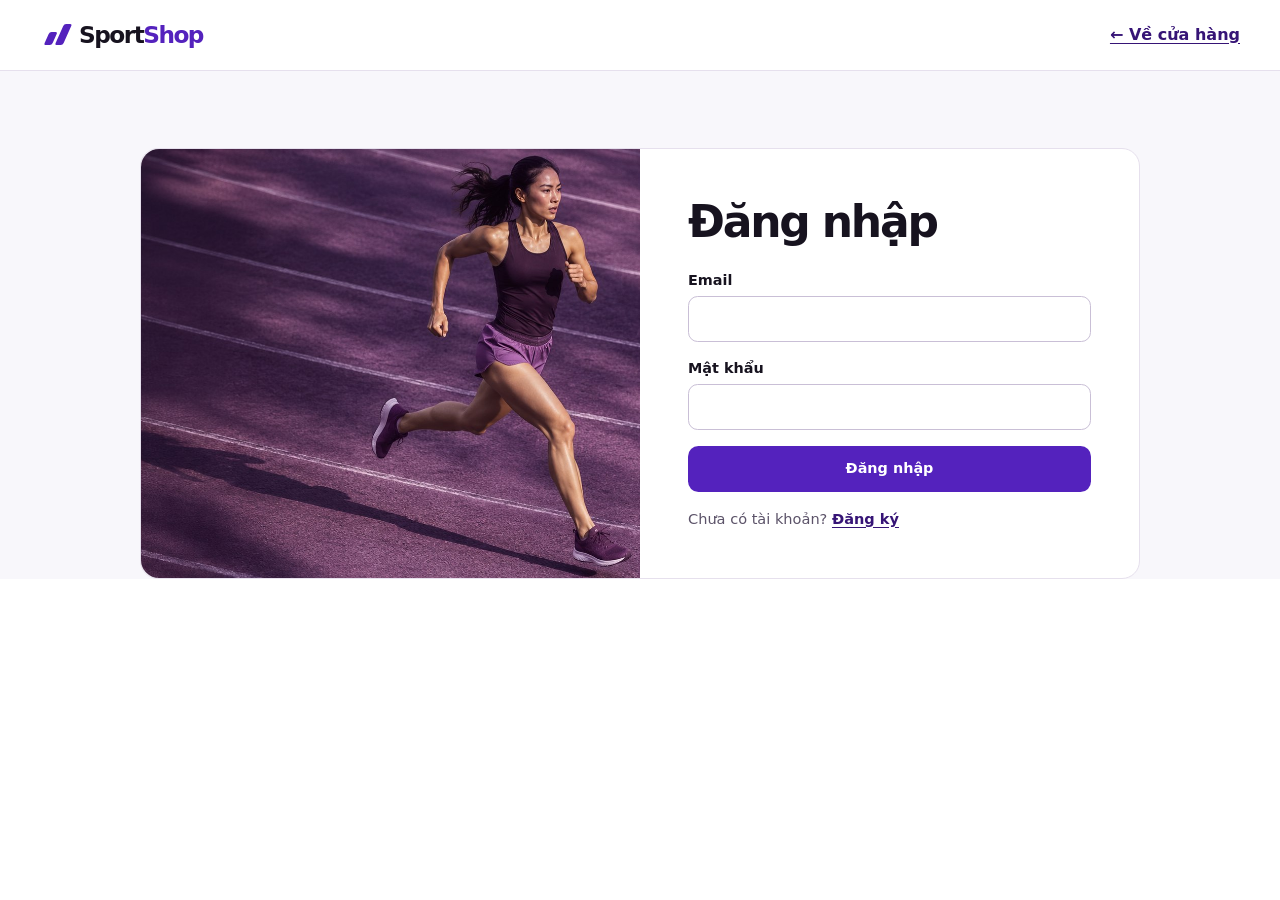
<file: frontend/admin/catalog/index.html>
<!doctype html>
<html lang="vi">
<head>
  <meta charset="utf-8">
  <meta name="viewport" content="width=device-width, initial-scale=1">
  <title>Sản phẩm — Quản trị SportShop</title>
  <link rel="stylesheet" href="../../css/site.css">
  <link rel="stylesheet" href="../../css/admin.css">
  <link rel="stylesheet" href="../../css/admin-catalog.css">
  <script type="module" src="../../js/pages/admin-catalog.js"></script>
</head>
<body class="admin-page">
  <a class="skip-link" href="#main">Đến nội dung chính</a>
  <div class="admin-layout">
    <aside class="admin-sidebar">
      <div class="admin-sidebar-top">
        <a class="brand" href="../" aria-label="SportShop — Quản trị"><span class="brand-mark" aria-hidden="true"></span>Sport<span>Shop</span></a>
        <button class="button button-outline admin-menu" type="button" aria-controls="admin-nav"
          aria-expanded="false" data-admin-menu data-admin-only hidden>Menu</button>
      </div>
      <nav id="admin-nav" aria-label="Điều hướng quản trị" data-admin-only hidden>
        <a href="../"><span class="dashboard-icon" aria-hidden="true"></span>Tổng quan</a>
        <a href="./" data-view="products">Sản phẩm</a>
        <a href="?view=categories" data-view="categories">Danh mục</a>
        <a href="?view=brands" data-view="brands">Thương hiệu</a>
        <a href="./manage/?view=inventory">Tồn kho</a>
        <a href="../orders/">Đơn hàng</a>
        <a href="../customers/">Khách hàng</a>
        <a class="back-store" href="../../">← Về cửa hàng</a>
      </nav>
    </aside>
    <main id="main" class="admin-main" tabindex="-1">
      <section class="connection-card admin-guard" data-admin-guard>
        <h1>Quản trị SportShop</h1>
        <p data-guard-message role="status">Đang kiểm tra phiên đăng nhập…</p>
        <a class="button button-primary" href="../../account/?return=admin#login" data-guard-login hidden>Đăng nhập</a>
        <a class="button button-outline" href="../../account/#profile">Tài khoản</a>
      </section>
      <div data-admin-only hidden>
        <header class="admin-heading">
          <div><p class="admin-context">Quản trị SportShop</p><h1 data-title>Sản phẩm</h1></div>
          <div class="admin-identity">
            <div><strong data-admin-name></strong><span data-admin-email></span></div>
            <button class="button button-outline" type="button" data-admin-logout>Đăng xuất</button>
          </div>
        </header>
        <section class="admin-panel catalog-management" aria-label="Danh sách quản lý">
          <div class="admin-panel-heading">
            <h2>Danh sách</h2>
            <button class="button button-primary" type="button" data-create>Thêm mới</button>
          </div>
          <form class="management-filters" data-filters>
            <label data-product-filter>Từ khóa<input type="search" name="keyword" placeholder="Tên sản phẩm hoặc SKU"></label>
            <label data-product-filter>Danh mục<select name="categoryId" disabled><option value="">Tất cả</option></select></label>
            <label data-product-filter>Thương hiệu<select name="brandId" disabled><option value="">Tất cả</option></select></label>
            <label data-product-filter>Trạng thái<select name="isActive"><option value="">Tất cả</option><option value="true">Đang hoạt động</option><option value="false">Đã ẩn</option></select></label>
            <label>Sắp xếp<select name="sort"></select></label>
            <label>Số dòng mỗi trang<select name="pageSize"><option>20</option><option>10</option><option>50</option></select></label>
            <button class="button button-outline" type="submit">Áp dụng</button>
          </form>
          <p class="form-error" data-lookups-error role="status" hidden></p>
          <p class="management-notice" data-notice role="status" hidden></p>
          <div class="state-panel admin-state" data-list-state hidden>
            <span class="state-icon" aria-hidden="true"></span>
            <div role="status"><strong data-state-title></strong><p data-state-message></p></div>
            <button class="button button-outline" type="button" data-reload hidden>Thử lại</button>
          </div>
          <div data-list-output hidden>
            <div class="admin-table-scroll" tabindex="0" role="region" aria-label="Bảng danh sách">
              <table class="admin-table management-table">
                <thead><tr data-columns></tr></thead>
                <tbody data-rows></tbody>
              </table>
            </div>
            <div class="management-pagination" aria-label="Phân trang" data-pagination hidden>
              <p data-page-info role="status"></p>
              <div><button type="button" class="button button-outline" data-prev>Trang trước</button>
                <button type="button" class="button button-outline" data-next>Trang sau</button></div>
            </div>
          </div>
        </section>
      </div>
    </main>
  </div>
  <dialog class="dialog management-dialog" aria-labelledby="editor-title" data-editor>
    <h2 id="editor-title" data-editor-title></h2>
    <p data-editor-state role="status" hidden></p>
    <form class="management-editor" data-editor-form hidden>
      <div class="management-fields" data-fields></div>
      <div data-variants hidden>
        <div class="admin-panel-heading">
          <h3>Biến thể ban đầu</h3>
          <button type="button" class="button button-outline" data-add-variant>Thêm biến thể</button>
        </div>
        <div data-variant-rows></div>
      </div>
      <div data-existing-variants hidden></div>
      <p class="form-error" role="alert" data-editor-error hidden></p>
      <div class="management-actions">
        <button type="button" class="button button-outline" data-editor-close>Đóng</button>
        <button type="submit" class="button button-primary" data-save>Lưu</button>
      </div>
    </form>
    <button type="button" class="button button-outline" data-editor-dismiss hidden>Đóng</button>
  </dialog>
  <dialog class="dialog management-dialog" aria-labelledby="hide-title" data-confirm>
    <h2 id="hide-title" data-confirm-title></h2>
    <p data-confirm-text></p>
    <p class="form-error" role="alert" data-confirm-error hidden></p>
    <div class="management-actions">
      <button type="button" class="button button-outline" data-confirm-close autofocus>Đóng</button>
      <button type="button" class="button button-primary" data-hide>Ẩn</button>
    </div>
  </dialog>
</body>
</html>
</file>
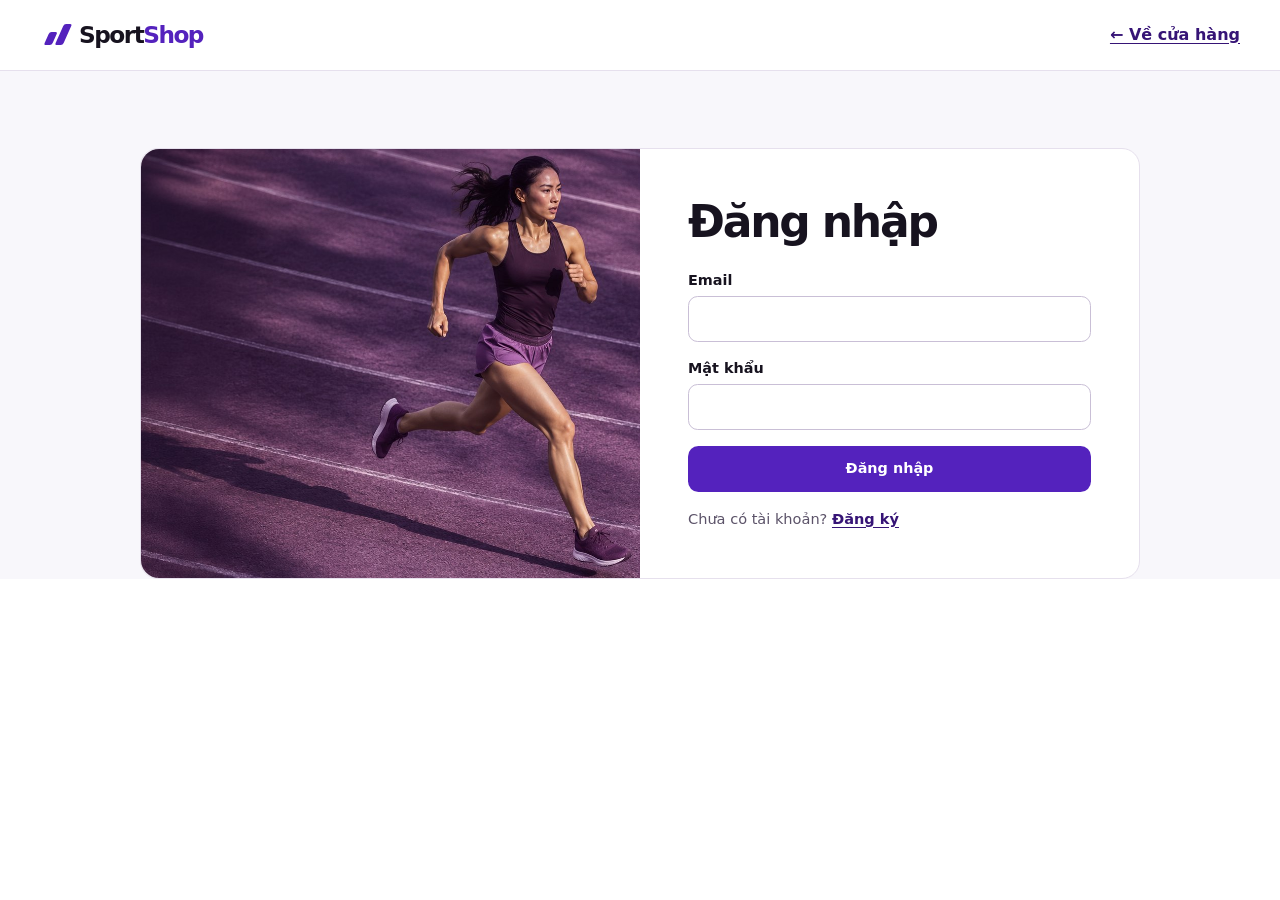
<file: frontend/admin/customers/index.html>
<!doctype html>
<html lang="vi">
<head>
  <meta charset="utf-8">
  <meta name="viewport" content="width=device-width, initial-scale=1">
  <title>Khách hàng — SportShop</title>
  <link rel="stylesheet" href="../../css/site.css">
  <link rel="stylesheet" href="../../css/admin.css">
  <link rel="stylesheet" href="../../css/admin-catalog.css">
  <link rel="stylesheet" href="../../css/admin-stock.css">
  <link rel="stylesheet" href="../../css/admin-customers.css">
  <script type="module" src="../../js/pages/admin-customers.js"></script>
</head>
<body class="admin-page">
  <a class="skip-link" href="#main">Đến nội dung chính</a>
  <div class="admin-layout">
    <aside class="admin-sidebar">
      <div class="admin-sidebar-top">
        <a class="brand" href="../" aria-label="SportShop — Quản trị"><span class="brand-mark" aria-hidden="true"></span>Sport<span>Shop</span></a>
        <button class="button button-outline admin-menu" type="button" aria-controls="admin-nav"
          aria-expanded="false" data-admin-menu data-admin-only hidden>Menu</button>
      </div>
      <nav id="admin-nav" aria-label="Điều hướng quản trị" data-admin-only hidden>
        <a href="../"><span class="dashboard-icon" aria-hidden="true"></span>Tổng quan</a>
        <a href="../catalog/">Sản phẩm</a>
        <a href="../catalog/?view=categories">Danh mục</a>
        <a href="../catalog/?view=brands">Thương hiệu</a>
        <a href="../catalog/manage/?view=inventory">Tồn kho</a>
        <a href="../orders/">Đơn hàng</a>
        <a href="../orders/?view=payments">Thanh toán</a>
        <a href="./" aria-current="page">Khách hàng</a>
        <a class="back-store" href="../../">← Về cửa hàng</a>
      </nav>
    </aside>
    <main id="main" class="admin-main" tabindex="-1">
      <section class="connection-card admin-guard" data-admin-guard>
        <h1>Quản trị SportShop</h1>
        <p data-guard-message role="status">Đang kiểm tra phiên đăng nhập…</p>
        <a class="button button-primary" href="../../account/?return=admin#login" data-guard-login hidden>Đăng nhập</a>
        <a class="button button-outline" href="../../account/#profile">Tài khoản</a>
      </section>
      <div data-admin-only hidden>
        <header class="admin-heading">
          <div><p class="admin-context">Quản trị SportShop</p><h1 data-page-title>Khách hàng</h1></div>
          <div class="admin-identity">
            <div><strong data-admin-name></strong><span data-admin-email></span></div>
            <button class="button button-outline" type="button" data-admin-logout>Đăng xuất</button>
          </div>
        </header>
        <div class="stock-workspace" data-customers-workspace></div>
      </div>
    </main>
  </div>
  <dialog class="dialog management-dialog" aria-labelledby="customer-dialog-title" data-operation>
    <h2 id="customer-dialog-title" data-operation-title></h2>
    <p data-operation-loading role="status" hidden>Đang chuẩn bị biểu mẫu…</p>
    <form class="management-editor" data-operation-form>
      <fieldset class="stock-operation-fields management-fields" data-operation-fields></fieldset>
      <p class="form-error" data-operation-error role="alert" hidden></p>
      <div class="management-actions">
        <button class="button button-outline" type="button" data-operation-close>Đóng</button>
        <button class="button button-primary" type="submit" data-operation-save>Lưu</button>
      </div>
    </form>
  </dialog>
</body>
</html>
</file>
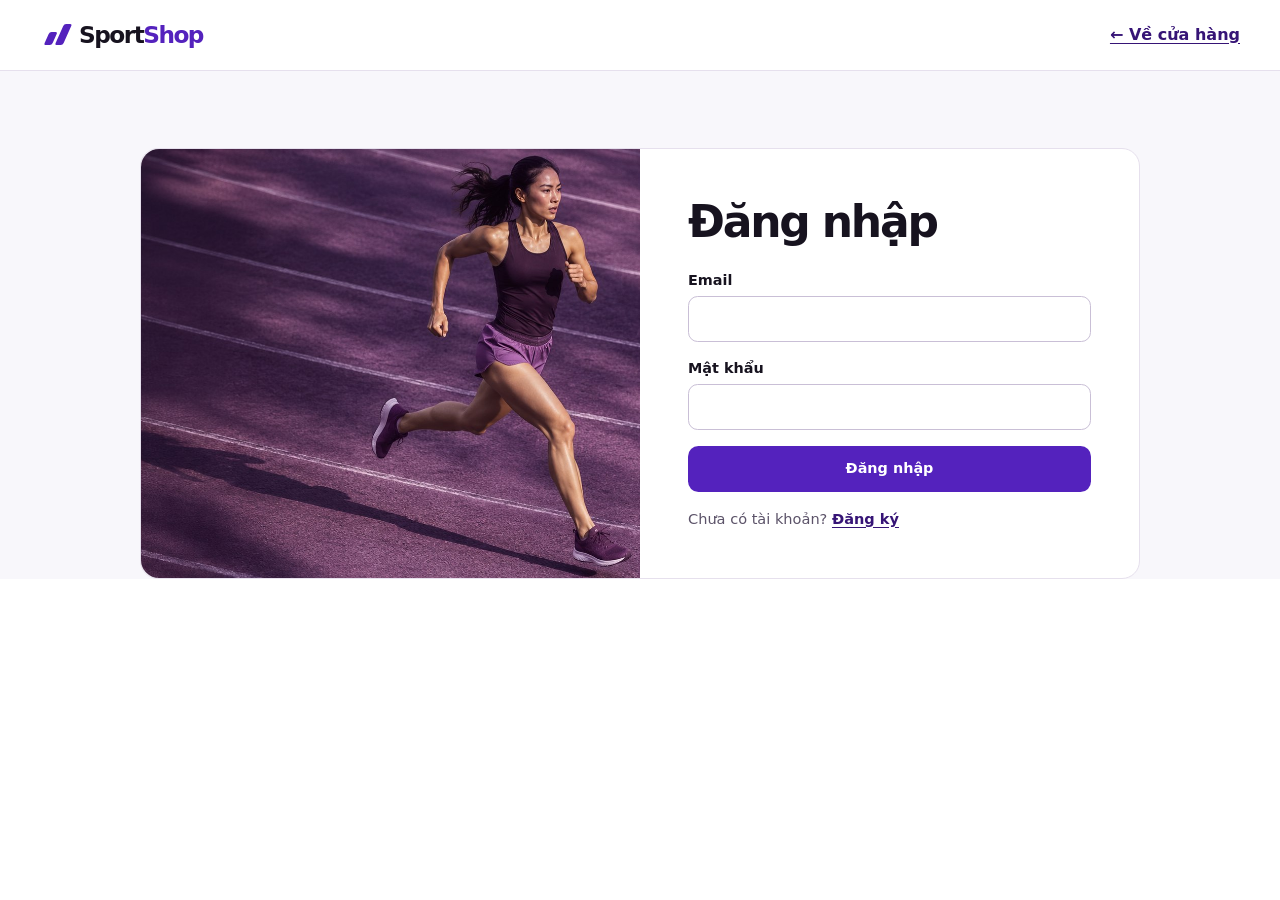
<file: frontend/admin/orders/index.html>
<!doctype html>
<html lang="vi">
<head>
  <meta charset="utf-8">
  <meta name="viewport" content="width=device-width, initial-scale=1">
  <title>Quản lý hàng hóa — SportShop</title>
  <link rel="stylesheet" href="../../css/site.css">
  <link rel="stylesheet" href="../../css/catalog.css">
  <link rel="stylesheet" href="../../css/admin.css">
  <link rel="stylesheet" href="../../css/admin-catalog.css">
  <link rel="stylesheet" href="../../css/admin-stock.css">
  <link rel="stylesheet" href="../../css/admin-orders.css">
  <script type="module" src="../../js/pages/admin-orders.js"></script>
</head>
<body class="admin-page">
  <a class="skip-link" href="#main">Đến nội dung chính</a>
  <div class="admin-layout">
    <aside class="admin-sidebar">
      <div class="admin-sidebar-top">
        <a class="brand" href="../" aria-label="SportShop — Quản trị"><span class="brand-mark" aria-hidden="true"></span>Sport<span>Shop</span></a>
        <button class="button button-outline admin-menu" type="button" aria-controls="admin-nav"
          aria-expanded="false" data-admin-menu data-admin-only hidden>Menu</button>
      </div>
      <nav id="admin-nav" aria-label="Điều hướng quản trị" data-admin-only hidden>
        <a href="../"><span class="dashboard-icon" aria-hidden="true"></span>Tổng quan</a>
        <a href="../catalog/">Sản phẩm</a>
        <a href="../catalog/?view=categories">Danh mục</a>
        <a href="../catalog/?view=brands">Thương hiệu</a>
        <a href="../catalog/manage/?view=inventory">Tồn kho</a>
        <a href="./" aria-current="page">Đơn hàng</a>
        <a href="?view=payments" data-admin-payments-nav>Thanh toán</a>
        <a href="../customers/">Khách hàng</a>
        <a class="back-store" href="../../">← Về cửa hàng</a>
      </nav>
    </aside>
    <main id="main" class="admin-main" tabindex="-1">
      <section class="connection-card admin-guard" data-admin-guard>
        <h1>Quản trị SportShop</h1>
        <p data-guard-message role="status">Đang kiểm tra phiên đăng nhập…</p>
        <a class="button button-primary" href="../../account/?return=admin#login" data-guard-login hidden>Đăng nhập</a>
        <a class="button button-outline" href="../../account/#profile">Tài khoản</a>
      </section>
      <div data-admin-only hidden>
        <header class="admin-heading">
          <div><p class="admin-context">Quản trị SportShop</p><h1 data-page-title>Quản lý hàng hóa</h1></div>
          <div class="admin-identity">
            <div><strong data-admin-name></strong><span data-admin-email></span></div>
            <button class="button button-outline" type="button" data-admin-logout>Đăng xuất</button>
          </div>
        </header>
        <div class="stock-workspace" data-orders-workspace></div>
      </div>
    </main>
  </div>
  <dialog class="dialog management-dialog" aria-labelledby="order-dialog-title" data-operation>
    <h2 id="order-dialog-title" data-operation-title></h2>
    <p data-operation-loading role="status" hidden>Đang chuẩn bị biểu mẫu…</p>
    <form class="management-editor" data-operation-form>
      <fieldset class="stock-operation-fields management-fields" data-operation-fields></fieldset>
      <p class="form-error" data-operation-error role="alert" hidden></p>
      <div class="management-actions">
        <button class="button button-outline" type="button" data-operation-close>Đóng</button>
        <button class="button button-primary" type="submit" data-operation-save>Lưu</button>
      </div>
    </form>
  </dialog>
</body>
</html>
</file>
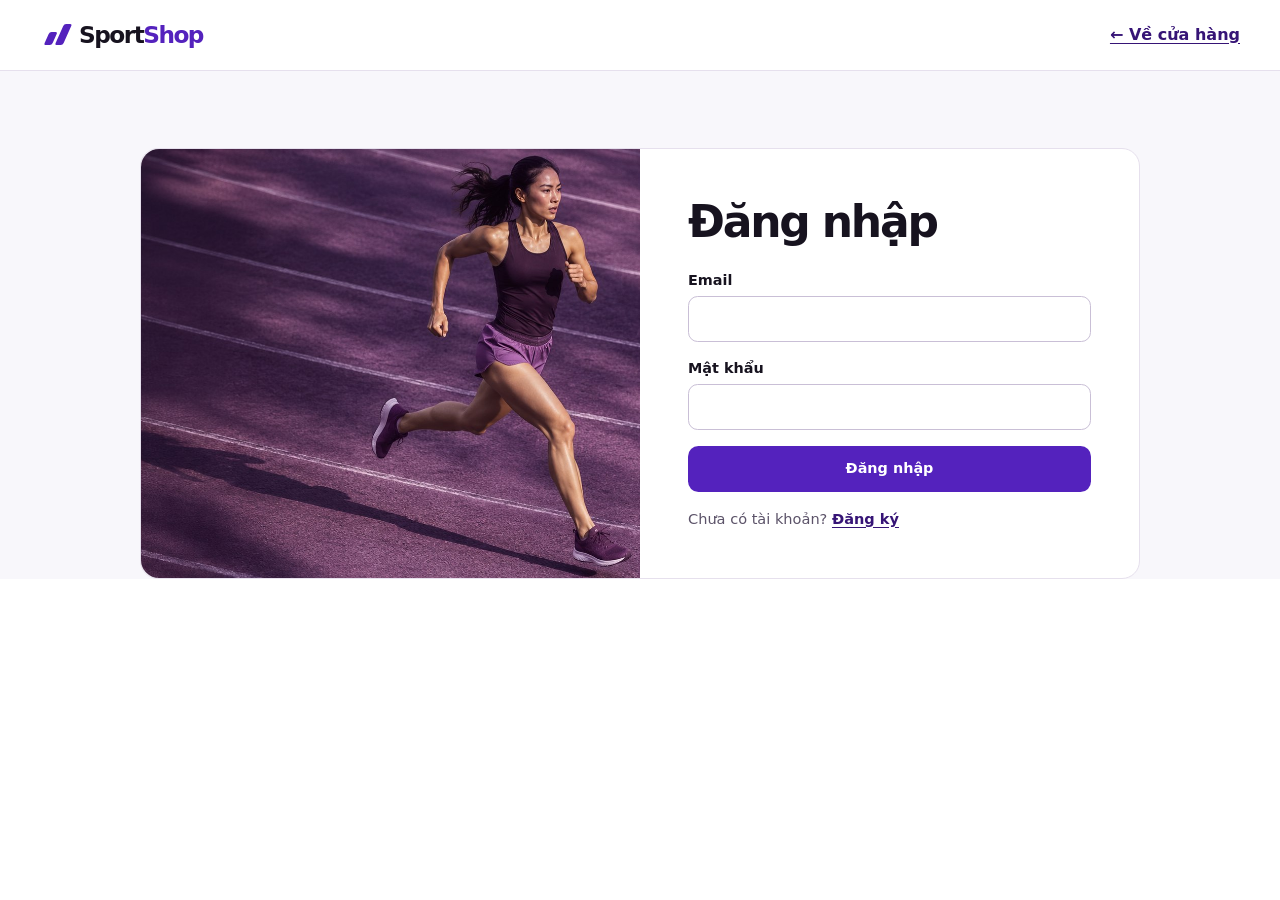
<file: frontend/admin/catalog/manage/index.html>
<!doctype html>
<html lang="vi">
<head>
  <meta charset="utf-8">
  <meta name="viewport" content="width=device-width, initial-scale=1">
  <title>Quản lý hàng hóa — SportShop</title>
  <link rel="stylesheet" href="../../../css/site.css">
  <link rel="stylesheet" href="../../../css/admin.css">
  <link rel="stylesheet" href="../../../css/admin-catalog.css">
  <link rel="stylesheet" href="../../../css/admin-stock.css">
  <script type="module" src="../../../js/pages/admin-stock.js"></script>
</head>
<body class="admin-page">
  <a class="skip-link" href="#main">Đến nội dung chính</a>
  <div class="admin-layout">
    <aside class="admin-sidebar">
      <div class="admin-sidebar-top">
        <a class="brand" href="../../" aria-label="SportShop — Quản trị"><span class="brand-mark" aria-hidden="true"></span>Sport<span>Shop</span></a>
        <button class="button button-outline admin-menu" type="button" aria-controls="admin-nav"
          aria-expanded="false" data-admin-menu data-admin-only hidden>Menu</button>
      </div>
      <nav id="admin-nav" aria-label="Điều hướng quản trị" data-admin-only hidden>
        <a href="../../"><span class="dashboard-icon" aria-hidden="true"></span>Tổng quan</a>
        <a href="../" data-product-nav>Sản phẩm</a>
        <a href="../?view=categories">Danh mục</a>
        <a href="../?view=brands">Thương hiệu</a>
        <a href="?view=inventory" data-inventory-nav>Tồn kho</a>
        <a href="../../orders/">Đơn hàng</a>
        <a href="../../customers/">Khách hàng</a>
        <a class="back-store" href="../../../">← Về cửa hàng</a>
      </nav>
    </aside>
    <main id="main" class="admin-main" tabindex="-1">
      <section class="connection-card admin-guard" data-admin-guard>
        <h1>Quản trị SportShop</h1>
        <p data-guard-message role="status">Đang kiểm tra phiên đăng nhập…</p>
        <a class="button button-primary" href="../../../account/?return=admin#login" data-guard-login hidden>Đăng nhập</a>
        <a class="button button-outline" href="../../../account/#profile">Tài khoản</a>
      </section>
      <div data-admin-only hidden>
        <header class="admin-heading">
          <div><p class="admin-context">Quản trị SportShop</p><h1 data-page-title>Quản lý hàng hóa</h1></div>
          <div class="admin-identity">
            <div><strong data-admin-name></strong><span data-admin-email></span></div>
            <button class="button button-outline" type="button" data-admin-logout>Đăng xuất</button>
          </div>
        </header>
        <div class="stock-workspace" data-workspace></div>
      </div>
    </main>
  </div>
  <dialog class="dialog management-dialog" aria-labelledby="stock-dialog-title" data-operation>
    <h2 id="stock-dialog-title" data-operation-title></h2>
    <p data-operation-loading role="status" hidden>Đang chuẩn bị biểu mẫu…</p>
    <form class="management-editor" data-operation-form>
      <fieldset class="stock-operation-fields management-fields" data-operation-fields></fieldset>
      <p class="form-error" data-operation-error role="alert" hidden></p>
      <div class="management-actions">
        <button class="button button-outline" type="button" data-operation-close>Đóng</button>
        <button class="button button-primary" type="submit" data-operation-save>Lưu</button>
      </div>
    </form>
  </dialog>
</body>
</html>
</file>
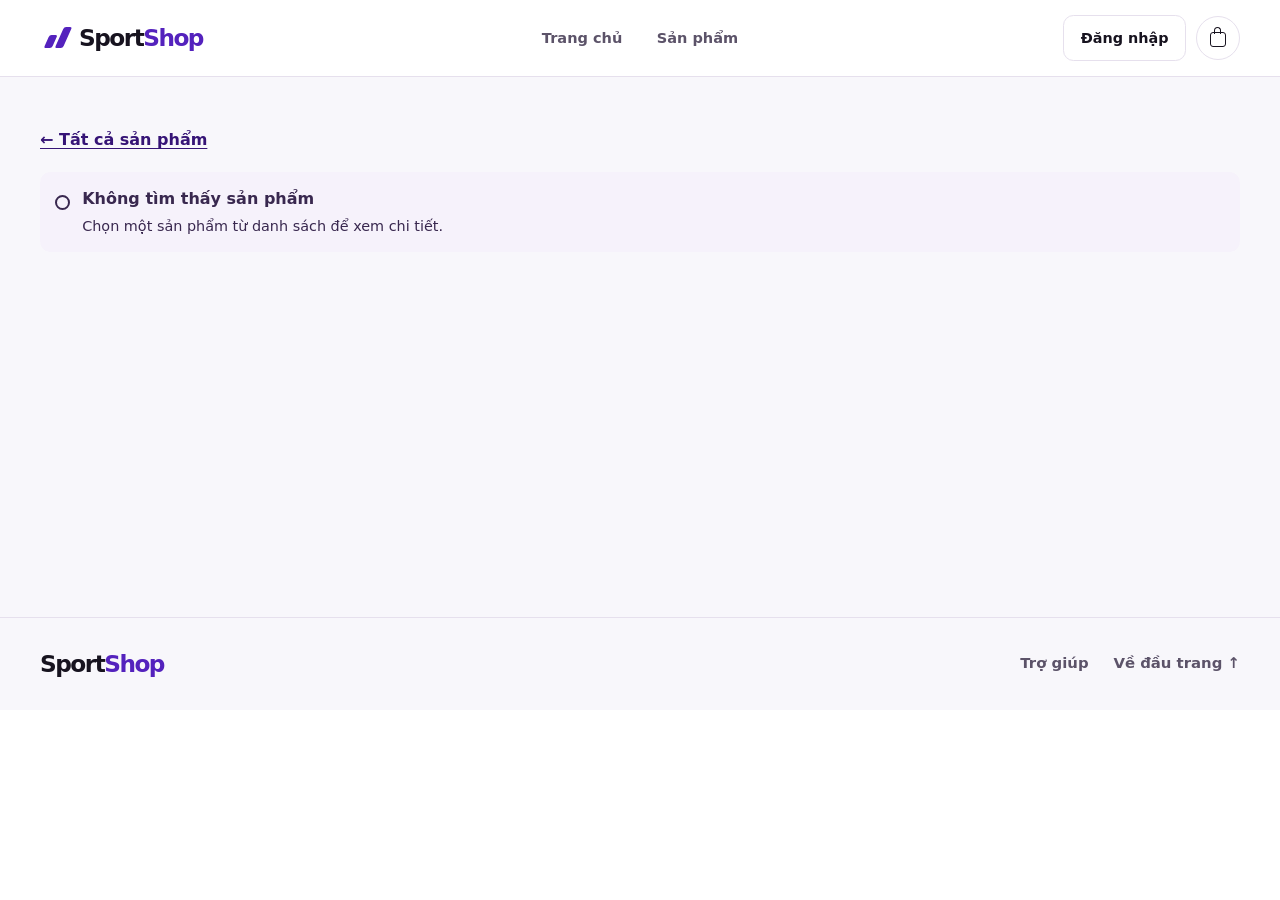
<file: frontend/products/detail.html>
<!doctype html>
<html lang="vi">
<head>
  <meta charset="utf-8">
  <meta name="viewport" content="width=device-width, initial-scale=1">
  <title>Chi tiết sản phẩm — SportShop</title>
  <link rel="stylesheet" href="../css/site.css">
  <link rel="stylesheet" href="../css/catalog.css">
  <script type="module" src="../js/pages/product-detail.js"></script>
</head>
<body class="catalog-page">
  <a class="skip-link" href="#main">Đến nội dung chính</a>
  <header class="site-header">
    <div class="frame header-row">
      <a class="brand" href="../" aria-label="SportShop — Trang chủ"><span class="brand-mark" aria-hidden="true"></span>Sport<span>Shop</span></a>
      <nav class="store-nav" id="store-nav" aria-label="Điều hướng cửa hàng">
        <a href="../">Trang chủ</a>
        <a href="./">Sản phẩm</a>
      </nav>
      <div class="header-actions">
        <a class="button button-outline account-link" href="../account/" data-account-link>Tài khoản</a>
        <button class="icon-button menu-toggle" type="button" data-nav-toggle aria-controls="store-nav" aria-expanded="false" aria-label="Điều hướng"><span class="menu-icon" aria-hidden="true"></span></button>
        <a class="icon-button bag-button" href="../cart/" aria-label="Giỏ hàng"><span class="bag-icon" aria-hidden="true"></span><span class="cart-count" data-cart-count aria-hidden="true" hidden></span></a>
      </div>
    </div>
  </header>

  <main id="main" class="frame catalog-main" tabindex="-1">
    <a class="text-link catalog-back" href="./">← Tất cả sản phẩm</a>
    <div class="state-panel catalog-state" data-detail-state data-state="loading">
      <span class="state-icon" aria-hidden="true"></span>
      <div aria-live="polite"><strong data-state-title>Đang tải sản phẩm</strong><p data-state-message></p></div>
      <button class="button button-outline" type="button" data-retry hidden>Thử lại</button>
    </div>
    <article class="product-detail" data-detail hidden aria-labelledby="product-name">
      <div class="gallery">
        <div data-main-photo></div>
        <div class="gallery-thumbs" role="group" aria-label="Chọn ảnh sản phẩm" data-gallery-thumbs hidden></div>
      </div>
      <div class="detail-info">
        <p class="catalog-meta" data-product-meta></p>
        <h1 class="catalog-title" id="product-name" data-product-name></h1>
        <div class="variant-summary" role="status" aria-atomic="true">
          <p class="product-price" data-variant-price></p>
          <p class="stock-label" data-variant-stock></p>
        </div>
        <p class="product-description" data-product-description hidden></p>
        <fieldset class="variant-group">
          <legend>Màu sắc</legend>
          <div class="variant-options" data-variant-colors></div>
        </fieldset>
        <fieldset class="variant-group">
          <legend>Kích thước</legend>
          <div class="variant-options" data-variant-sizes></div>
        </fieldset>
        <form class="catalog-buy" data-add-form>
          <label class="catalog-field" data-add-quantity>Số lượng
            <input name="quantity" type="number" min="1" max="99" step="1" value="1" required inputmode="numeric" disabled>
          </label>
          <div class="account-actions">
            <button class="button button-primary" type="submit" disabled aria-describedby="cart-note">Thêm vào giỏ</button>
            <a class="button button-outline" href="../account/#login" data-add-login hidden>Đăng nhập</a>
            <a class="button button-outline" href="../cart/" data-view-cart hidden>Xem giỏ hàng</a>
          </div>
          <p id="cart-note" data-add-note>Đang kiểm tra phiên đăng nhập…</p>
          <p class="form-error" data-add-error role="alert" hidden></p>
          <p data-add-success role="status"></p>
        </form>
      </div>
    </article>
  </main>

  <footer class="site-footer">
    <div class="frame footer-row">
      <a class="brand" href="../">Sport<span>Shop</span></a>
      <nav aria-label="Điều hướng cuối trang"><a href="../#help">Trợ giúp</a><a href="#main">Về đầu trang ↑</a></nav>
    </div>
  </footer>
</body>
</html>
</file>
<file: frontend/css/site.css>
:root {
  color-scheme: light;
  --font: Inter, "Segoe UI", system-ui, sans-serif;
  --ink: #17131f;
  --muted: #5c5369;
  --paper: #fff;
  --ground: #f8f7fb;
  --line: #e6e0ed;
  --violet: #5422bd;
  --violet-dark: #361476;
  --accent: #d9baff;
  --focus: #8755df;
  --radius: 18px;
  --frame: min(1328px, calc(100% - 5rem));
  font: 1rem/1.55 var(--font);
  color: var(--ink);
  background: var(--paper);
}

*, *::before, *::after { box-sizing: border-box; }
[hidden] { display: none !important; }
body, h1, h2, p { margin: 0; }
a { color: inherit; text-decoration: none; }
button, input { font: inherit; }
button { color: inherit; }
button:not(:disabled) { cursor: pointer; }
:focus-visible { outline: 3px solid var(--focus); outline-offset: 4px; }
[tabindex="-1"]:focus { outline: none; }
.frame { width: var(--frame); margin-inline: auto; }
.skip-link {
  position: fixed;
  inset: .5rem auto auto .5rem;
  z-index: 5;
  padding: .6rem 1rem;
  color: white;
  background: var(--violet-dark);
  transform: translateY(-200%);
}
.skip-link:focus { transform: none; }

.site-header { position: relative; z-index: 1; border-bottom: 1px solid var(--line); background: var(--paper); }
.header-row { min-height: 76px; display: grid; grid-template-columns: 1fr auto 1fr; align-items: center; gap: 1rem; }
.brand { display: inline-flex; align-items: center; justify-self: start; width: max-content; font-weight: 820; font-size: 1.45rem; letter-spacing: -.065em; line-height: 1; }
.brand > span:last-child { color: var(--violet); }
.brand-mark { display: inline-block; width: 28px; height: 25px; position: relative; margin-inline: 4px 7px; transform: skew(-24deg); }
.brand-mark::before, .brand-mark::after { content: ""; position: absolute; background: var(--violet); width: 8px; border-radius: 2px; bottom: 3px; }
.brand-mark::before { left: 4px; height: 13px; }
.brand-mark::after { left: 15px; height: 21px; }
.store-nav { display: flex; gap: 2.15rem; align-items: center; font-weight: 650; font-size: .91rem; color: var(--muted); }
.store-nav a[aria-current] { color: var(--violet-dark); }
.store-nav a:hover, .site-footer nav :is(a, button):hover { color: var(--violet); }
.header-actions { display: flex; gap: .6rem; justify-self: end; align-items: center; }
.account-link { min-height: 44px; }
.icon-button { display: grid; place-items: center; width: 44px; height: 44px; padding: 0; border: 1px solid var(--line); border-radius: 50%; background: var(--paper); }
.icon-button:hover { background: #f0e8fb; }
.menu-toggle { display: none; }
.menu-icon { width: 17px; height: 10px; border-block: 2px solid; }
.bag-icon { width: 16px; height: 15px; border: 1.7px solid; border-radius: 3px; position: relative; margin-top: 3px; }
.bag-icon::before { content: ""; position: absolute; left: 3px; top: -6px; width: 7px; height: 7px; border: 1.5px solid; border-bottom: 0; border-radius: 50% 50% 0 0; }

.hero {
  position: relative;
  isolation: isolate;
  display: flex;
  align-items: center;
  min-height: clamp(380px, 39vw, 525px);
  margin-top: 1.65rem;
  border-radius: 25px;
  overflow: clip;
  background: #2c164e url("../assets/hero.jpg") center 47% / cover no-repeat;
  color: #fff;
}
.hero::before {
  content: "";
  position: absolute;
  z-index: -1;
  inset: 0;
  background: linear-gradient(90deg, rgb(26 12 48 / 96%) 0%, rgb(36 16 65 / 80%) 34%, rgb(36 16 65 / 17%) 66%, transparent 100%);
}
.hero-copy { padding: clamp(2rem, 5.6vw, 5rem); }
.hero h1 { font-size: clamp(2.65rem, 5.65vw, 5.5rem); font-weight: 830; letter-spacing: -.065em; line-height: 1.035; }
.hero h1 span { color: var(--accent); }
.hero p { max-width: 30ch; margin: 1.25rem 0 1.6rem; font-size: clamp(1rem, 1.45vw, 1.15rem); color: #f1e9ff; }
.button { display: inline-flex; min-height: 46px; gap: .75rem; align-items: center; justify-content: center; padding: .65rem 1.05rem; font-size: .9rem; font-weight: 700; border: 1px solid transparent; border-radius: .65rem; white-space: nowrap; }
.button:disabled { opacity: .65; cursor: wait; }
.button-accent { min-height: 51px; padding-inline: 1.25rem; color: #201334; background: var(--accent); border-radius: 100px; }
.button-accent:hover { background: #ead7ff; }
.button-primary { color: white; background: var(--violet); }
.button-primary:hover:not(:disabled) { background: var(--violet-dark); }
.button-outline { background: var(--paper); border-color: var(--line); }
.button-outline:hover { border-color: var(--focus); background: #f8f4fd; }

.sport-section { padding-block: clamp(2rem, 4vw, 3.35rem) clamp(2.5rem, 5vw, 4.5rem); scroll-margin-top: 1rem; }
.section-heading { display: flex; align-items: baseline; justify-content: space-between; gap: .4rem 1rem; flex-wrap: wrap; margin-bottom: 1.2rem; }
.section-heading h2 { font-size: clamp(1.85rem, 3.1vw, 2.65rem); font-weight: 790; line-height: 1.2; letter-spacing: -.045em; }
.section-heading p { color: var(--muted); }
.sport-grid { display: grid; grid-template-columns: repeat(3, minmax(0, 1fr)); gap: 1.15rem; }
.sport-card {
  position: relative;
  display: flex;
  min-width: 0;
  min-height: clamp(155px, 18vw, 245px);
  align-items: end;
  justify-content: space-between;
  gap: .5rem;
  text-align: left;
  padding: clamp(1rem, 2vw, 1.6rem);
  isolation: isolate;
  overflow: hidden;
  border: 0;
  border-radius: var(--radius);
  background: var(--card-color);
  color: white;
}
.sport-card::before, .sport-card::after { content: ""; z-index: -1; position: absolute; inset: 0; }
.sport-card::before { background: url("../assets/sports.jpg") var(--panel) center / 300% auto no-repeat; transition: transform .25s ease; }
.sport-card::after { background: linear-gradient(0deg, rgb(15 10 20 / 90%), transparent 75%); }
.sport-card:hover::before { transform: scale(1.055); }
.running { --card-color: #472772; --panel: 0%; }
.training { --card-color: #664339; --panel: 50%; }
.racket { --card-color: #294b41; --panel: 100%; }
.sport-card-title { font-weight: 780; font-size: clamp(1.08rem, 2vw, 1.55rem); letter-spacing: -.03em; }
.card-arrow { display: grid; place-items: center; flex: 0 0 38px; height: 38px; border: 1px solid rgb(255 255 255 / 70%); border-radius: 50%; font-weight: 750; }
.site-footer { border-top: 1px solid var(--line); background: var(--ground); }
.footer-row { display: flex; align-items: center; justify-content: space-between; flex-wrap: wrap; min-height: 92px; gap: 1rem 2rem; padding-block: 1.2rem; }
.site-footer nav { display: flex; flex-wrap: wrap; align-items: center; gap: .65rem 1.55rem; font-size: .93rem; font-weight: 600; color: var(--muted); }
.text-button { border: 0; padding: 0; background: transparent; }

.dialog {
  width: min(32rem, calc(100% - 2rem));
  max-height: calc(100% - 2rem);
  padding: 1.7rem;
  overflow: auto;
  color: var(--ink);
  background: var(--paper);
  border: 1px solid var(--line);
  border-radius: var(--radius);
  box-shadow: 0 22px 60px rgb(29 13 53 / 24%);
}
.dialog::backdrop { background: rgb(21 12 32 / 57%); }
.dialog h2 { font-size: 1.55rem; padding-right: 2.4rem; margin-bottom: .5rem; letter-spacing: -.03em; }
.dialog p { color: var(--muted); }
.dialog-close { position: absolute; top: .85rem; right: .85rem; font-size: 1.5rem; line-height: 1; }
.dialog .state-panel { margin-top: 1rem; }
.toast {
  position: fixed;
  z-index: 4;
  bottom: 1.1rem;
  right: 1.1rem;
  max-width: min(24rem, calc(100% - 2.2rem));
  padding: .8rem 1rem;
  border-radius: .65rem;
  background: #25163b;
  color: white;
  box-shadow: 0 6px 24px rgb(32 19 52 / 25%);
}
.toast:empty { opacity: 0; pointer-events: none; }

.admin-page { background: var(--ground); }
.admin-layout { display: grid; grid-template-columns: 244px minmax(0, 1fr); min-height: 100vh; }
.admin-sidebar { background: var(--paper); border-right: 1px solid var(--line); padding: 2rem 1.2rem; }
.admin-sidebar .brand { margin-left: .55rem; }
.admin-sidebar nav { margin-top: 2.6rem; display: grid; gap: .45rem; }
.admin-sidebar nav a { display: flex; align-items: center; min-height: 45px; gap: .65rem; padding: .55rem .8rem; border-radius: .5rem; font-size: .95rem; font-weight: 650; color: var(--muted); }
.admin-sidebar nav a[aria-current] { background: #f0e7ff; color: var(--violet-dark); }
.admin-sidebar nav a:hover { background: #f3eff9; }
.dashboard-icon { width: 16px; height: 16px; border: 2px solid currentColor; border-radius: 4px; box-shadow: inset 0 -4px currentColor; }
.admin-main { padding: clamp(1.35rem, 5vw, 4rem); }
.admin-heading { display: flex; justify-content: space-between; align-items: center; gap: 1rem; max-width: 55rem; margin-bottom: 1.65rem; }
.admin-context { font-size: .87rem; color: var(--muted); font-weight: 650; }
.admin-heading h1 { font-size: clamp(2rem, 4vw, 3rem); font-weight: 800; line-height: 1.12; letter-spacing: -.055em; }
.connection-card { max-width: 55rem; padding: clamp(1.15rem, 3.5vw, 2.3rem); border: 1px solid var(--line); border-radius: var(--radius); background: var(--paper); }
.connection-card h2 { font-size: 1.45rem; line-height: 1.3; letter-spacing: -.03em; margin-bottom: .3rem; }
.connection-card > p { color: var(--muted); }
[data-admin-guard] .button { margin-top: 1rem; }
.field { margin-top: 1.5rem; }
.field label { display: block; margin-bottom: .35rem; font-weight: 690; font-size: .88rem; }
.field-row { display: flex; gap: .6rem; }
.field input { min-width: 0; flex: 1; width: 100%; min-height: 46px; border: 1px solid #c9bfd6; border-radius: .6rem; background: #fff; color: var(--ink); padding: .5rem .75rem; }
.field input[readonly] { background: var(--ground); }
.field input[aria-invalid="true"] { border-color: #a52948; }
.state-panel { display: flex; gap: .75rem; padding: .95rem; align-items: start; background: #f6f2fb; color: #39284f; border-radius: .65rem; }
.state-panel strong { font-weight: 700; }
.state-panel p { margin-top: .16rem; font-size: .9rem; color: inherit; }
.connection-card .state-panel { margin-block: 1.2rem; }
.state-icon { flex: 0 0 15px; height: 15px; border: 2px solid; border-radius: 50%; margin-top: .26rem; }
[data-state="loading"] .state-icon { border-right-color: transparent; animation: spin .8s linear infinite; }
[data-state="error"] { background: #fff0f3; color: #892642; }
[data-state="success"] { background: #ebf8ee; color: #1d5c3b; }
[data-state="success"] .state-icon { background: currentColor; }
@keyframes spin { to { transform: rotate(360deg); } }

.account-page { background: var(--ground); }
.account-header { display: flex; align-items: center; justify-content: space-between; gap: 1rem; min-height: 70px; }
.text-link { font-weight: 700; color: var(--violet-dark); text-decoration: underline; text-underline-offset: .2em; }
.account-layout {
  display: grid;
  grid-template-columns: minmax(0, 1fr) minmax(0, 1fr);
  max-width: 1000px;
  margin-block: clamp(1.5rem, 6vw, 5rem);
  border: 1px solid var(--line);
  border-radius: var(--radius);
  background: var(--paper);
}
.account-photo { border-radius: var(--radius) 0 0 var(--radius); background: #281649 url("../assets/hero.jpg") 80% center / cover no-repeat; }
.account-panel { min-width: 0; padding: clamp(1.15rem, 4.4vw, 3rem); }
.account-panel h1 { font-size: clamp(1.9rem, 4vw, 2.75rem); line-height: 1.13; letter-spacing: -.05em; font-weight: 800; }
.account-panel form { margin-top: 1.4rem; display: grid; gap: .95rem; }
.account-panel .field { margin: 0; font-size: .9rem; font-weight: 660; }
.account-panel .field input { display: block; margin-top: .3rem; }
.account-panel small { display: block; margin-top: .3rem; font-weight: 500; color: var(--muted); }
.account-panel small:empty { display: none; }
.account-panel [data-field-error], .form-error { color: #892642; }
.form-error, .account-notice { padding: .75rem .9rem; border-radius: .6rem; background: #fff0f3; font-size: .9rem; }
.account-notice { margin-bottom: 1rem; background: #f0e7ff; color: var(--violet-dark); }
.account-switch, .password-note { margin-top: 1rem; color: var(--muted); font-size: .91rem; }
.account-actions { display: flex; flex-wrap: wrap; align-items: center; gap: .55rem; }
.account-panel .account-actions { margin-top: 1.2rem; }
.profile-list { display: grid; gap: .6rem; margin-block: 1.35rem; }
.profile-list div { padding: .6rem .75rem; border-radius: .6rem; background: var(--ground); }
.profile-list dt { color: var(--muted); font-size: .82rem; }
.profile-list dd { margin: 0; font-weight: 650; overflow-wrap: anywhere; }

@media (max-width: 880px) {
  :root { --frame: calc(100% - 2.5rem); }
  .hero::before { background: linear-gradient(90deg, rgb(26 12 48 / 94%), rgb(36 16 65 / 52%) 66%, rgb(36 16 65 / 8%)); }
  .admin-layout { grid-template-columns: 185px minmax(0, 1fr); }
}
@media (max-width: 600px) {
  :root { --frame: calc(100% - 1.5rem); }
  .header-row { min-height: 64px; grid-template-columns: 1fr auto; }
  .menu-toggle { display: grid; }
  .store-nav { display: none; position: absolute; inset: 100% 0 auto; padding: .55rem 1rem 1rem; background: var(--paper); border-bottom: 1px solid var(--line); }
  .store-nav[data-open="true"] { display: grid; gap: .2rem; }
  .store-nav a { padding: .6rem 0; }
  .hero { min-height: 385px; align-items: end; margin-top: .8rem; border-radius: var(--radius); background-position: 82% center; }
  .hero::before { background: linear-gradient(0deg, rgb(26 12 48 / 99%) 1%, rgb(29 12 52 / 64%) 54%, rgb(29 12 52 / 5%) 100%); }
  .hero-copy { padding: 1.6rem; }
  .hero h1 { font-size: clamp(2.35rem, 10vw, 3.7rem); }
  .hero p { margin-top: .7rem; margin-bottom: 1.05rem; }
  .sport-grid { grid-template-columns: 1fr; gap: .8rem; }
  .sport-card { min-height: 165px; }
  .admin-layout { grid-template-columns: minmax(0, 1fr); grid-template-rows: auto 1fr; }
  .admin-sidebar { padding: .8rem .75rem; border: 0; border-bottom: 1px solid var(--line); }
  .admin-sidebar nav { display: flex; margin-top: .65rem; flex-wrap: wrap; }
  .admin-sidebar .brand { margin-left: .35rem; }
  .admin-heading { margin-bottom: 1.15rem; }
  .account-layout { grid-template-columns: minmax(0, 1fr); }
  .account-photo { display: none; }
  .account-link { min-height: 42px; padding-inline: .65rem; font-size: .82rem; }
  .header-actions { gap: .35rem; }
}
@media (max-width: 365px) {
  .field-row { flex-wrap: wrap; }
  .field input { flex-basis: 100%; }
}
@media (prefers-reduced-motion: reduce) {
  *, *::before, *::after { animation-duration: .01ms !important; transition-duration: .01ms !important; }
}
</file>
<file: frontend/css/catalog.css>
.visually-hidden {
  position: absolute;
  width: 1px;
  height: 1px;
  overflow: hidden;
  clip-path: inset(50%);
  white-space: nowrap;
}

.featured-section { padding-top: clamp(1.9rem, 4vw, 3.45rem); }
.catalog-page { background: var(--ground); }
.catalog-main { padding-block: clamp(1.35rem, 4vw, 3.45rem) clamp(2.5rem, 5vw, 4.5rem); min-height: 60vh; }
.catalog-title { font-size: clamp(2rem, 4vw, 3.25rem); font-weight: 820; line-height: 1.13; letter-spacing: -.05em; overflow-wrap: anywhere; }
.catalog-state { align-items: center; flex-wrap: wrap; }
.catalog-state .state-icon { align-self: start; margin-top: .45rem; }
.catalog-state > div { flex: 1 1 12rem; }
.catalog-state .button { min-height: 40px; }

.product-grid {
  display: grid;
  grid-template-columns: repeat(3, minmax(0, 1fr));
  list-style: none;
  margin: 0;
  padding: 0;
  gap: clamp(.75rem, 1.6vw, 1.25rem);
}
.featured-grid { grid-template-columns: repeat(4, minmax(0, 1fr)); }
.product-card { min-width: 0; }
.product-link {
  display: flex;
  flex-direction: column;
  height: 100%;
  border: 1px solid var(--line);
  border-radius: var(--radius);
  overflow: hidden;
  background: var(--paper);
}
.product-link:hover { border-color: var(--focus); }
.product-link:hover h3 { color: var(--violet); }
.product-photo {
  position: relative;
  display: grid;
  place-items: center;
  aspect-ratio: 5 / 4;
  overflow: hidden;
  background: #ede8f4;
}
.product-photo img { position: absolute; inset: 0; width: 100%; height: 100%; object-fit: contain; opacity: 0; }
.product-photo[data-loaded] img { opacity: 1; background: #f5f2fa; }
.photo-placeholder { padding: .4rem; color: var(--muted); text-align: center; font-size: .8rem; }
.product-card-info { padding: clamp(.65rem, 1.7vw, 1.15rem); }
.catalog-meta { color: var(--muted); font-size: .83rem; overflow-wrap: anywhere; }
.product-card h3 { margin: .3rem 0 .35rem; font-size: clamp(.97rem, 1.6vw, 1.2rem); line-height: 1.3; overflow-wrap: anywhere; }
.product-price { font-weight: 770; color: var(--violet-dark); overflow-wrap: anywhere; }
.stock-label { display: inline-block; margin-top: .35rem; color: #22583a; font-size: .83rem; font-weight: 680; }
.stock-out { color: #70566d; }
.product-colors { display: flex; flex-wrap: wrap; gap: .35rem; list-style: none; padding: 0; margin: .6rem 0 0; }
.product-colors li { width: 13px; height: 13px; border: 1px solid #9a8ca7; border-radius: 50%; background: var(--swatch, #ede8f4); }

.catalog-layout { display: grid; grid-template-columns: minmax(13.75rem, 16rem) minmax(0, 1fr); align-items: start; gap: 1.2rem; margin-top: 1.25rem; }
.catalog-search, .filter-panel { padding: 1rem; border: 1px solid var(--line); border-radius: var(--radius); background: var(--paper); }
.catalog-search { grid-column: 1 / -1; display: grid; grid-template-columns: minmax(0, 1fr) minmax(10rem, auto) auto; align-items: end; gap: .8rem; }
.catalog-field { display: grid; gap: .3rem; min-width: 0; font-size: .9rem; font-weight: 670; }
.catalog-field :is(input, select) {
  width: 100%;
  min-width: 0;
  min-height: 46px;
  padding: .5rem .65rem;
  border: 1px solid #c9bfd6;
  border-radius: .6rem;
  background: var(--paper);
  color: var(--ink);
  font: inherit;
  font-weight: 500;
}
.results-heading { display: flex; flex-wrap: wrap; align-items: baseline; justify-content: space-between; gap: .35rem .65rem; }
.results-heading h2, .results-heading [role="status"] { font-size: 1rem; }
.filter-panel summary { font-weight: 740; cursor: pointer; }
.clear-filters { display: inline-block; font-size: .9rem; margin-top: .75rem; }
.lookup-filters, .filter-group, .variant-group { border: 0; margin: 0; padding: 0; min-inline-size: 0; }
.lookup-filters { margin-top: 1rem; }
.filter-group { margin-top: .9rem; padding-top: .3rem; }
.filter-group legend, .variant-group legend { font-size: .9rem; font-weight: 720; }
.filter-options { max-height: 10rem; overflow: auto; padding: .2rem .25rem; }
.filter-choice { display: flex; gap: .45rem; align-items: start; font-size: .86rem; padding-block: .25rem; }
.filter-choice input, .variant-choice input { flex: none; accent-color: var(--violet); margin: .28rem .1rem 0; }
.filter-choice span { overflow-wrap: anywhere; }
.lookup-status { margin-top: .5rem; color: var(--muted); font-size: .85rem; }
.lookup-status p:empty { display: none; }
.price-fields { display: grid; grid-template-columns: repeat(2, minmax(0, 1fr)); gap: .45rem; }
.filter-panel form > .filter-choice, .filter-panel form > .button, .filter-panel .form-error { margin-top: .8rem; }
.filter-panel form > .button { width: 100%; }
.results-heading { margin-bottom: .65rem; min-height: 1.55rem; }
.results-heading p { color: var(--muted); }
.catalog-pagination { display: flex; justify-content: center; align-items: center; flex-wrap: wrap; gap: .55rem .8rem; margin-top: 1.3rem; }
.catalog-pagination [aria-disabled="true"] { opacity: .55; cursor: default; }

.catalog-back { display: inline-block; margin-bottom: 1.2rem; }
.product-detail {
  display: grid;
  grid-template-columns: minmax(0, 1fr) minmax(0, .9fr);
  gap: clamp(1.2rem, 4vw, 3.25rem);
  padding: clamp(.95rem, 3vw, 2.2rem);
  border: 1px solid var(--line);
  border-radius: var(--radius);
  background: var(--paper);
}
.gallery, .detail-info { min-width: 0; }
.gallery .product-photo { border-radius: .7rem; }
.gallery-thumbs { display: flex; flex-wrap: wrap; gap: .5rem; margin-top: .75rem; }
.gallery-thumb { padding: .15rem; width: 68px; border: 1px solid var(--line); border-radius: .65rem; background: var(--paper); }
.gallery-thumb[aria-pressed="true"] { border-color: var(--violet); box-shadow: 0 0 0 1px var(--violet); }
.gallery-thumb .photo-placeholder { font-size: .72rem; padding: .12rem; }
.detail-info h1 { margin: .25rem 0 .6rem; }
.variant-summary .product-price { font-size: clamp(1.25rem, 2.5vw, 1.75rem); }
.product-description { margin-block: 1rem; white-space: pre-line; overflow-wrap: anywhere; }
.variant-group { margin-top: 1rem; }
.variant-options { display: flex; gap: .5rem; flex-wrap: wrap; margin-top: .4rem; }
.variant-choice { display: flex; align-items: baseline; gap: .38rem; padding: .55rem .65rem; border: 1px solid var(--line); border-radius: .6rem; font-size: .9rem; cursor: pointer; }
.variant-choice:has(input:checked) { border-color: var(--violet); background: #f0e7ff; }
.variant-out { color: var(--muted); background: var(--ground); }
.catalog-buy { margin-top: 1.25rem; }
.catalog-buy .button:disabled { cursor: default; }
.catalog-buy .catalog-field { max-width: 7rem; margin-bottom: .65rem; }
.catalog-buy p { color: var(--muted); font-size: .85rem; margin-top: .45rem; }
.catalog-buy p:empty { display: none; }
.catalog-buy .form-error { color: #892642; }
.cart-count {
  position: absolute;
  min-width: 1.15rem;
  padding: .03rem .2rem;
  inset: -.3rem -.3rem auto auto;
  border-radius: 99px;
  background: var(--violet-dark);
  color: white;
  font-size: .7rem;
  font-weight: 750;
  text-align: center;
}
.bag-button { position: relative; }

@media (max-width: 920px) {
  .product-grid { grid-template-columns: repeat(2, minmax(0, 1fr)); }
}
@media (min-width: 601px) and (max-width: 880px) {
  .header-row { grid-template-columns: auto minmax(0, 1fr) auto; }
  .store-nav { justify-content: center; flex-wrap: wrap; gap: .25rem .85rem; }
}
@media (max-width: 640px) {
  .catalog-layout, .product-detail { grid-template-columns: minmax(0, 1fr); }
  .catalog-search { grid-template-columns: minmax(0, 1fr) auto; }
  .catalog-search .catalog-field:first-child { grid-column: 1 / -1; }
}
@media (max-width: 600px) {
  .header-row { grid-template-columns: minmax(0, 1fr) auto; gap: .5rem; }
}
</file>
<file: frontend/css/admin.css>
.admin-main { min-width: 0; padding: clamp(.85rem, 3.25vw, 3.2rem); }
.admin-heading { max-width: none; gap: .75rem 1rem; flex-wrap: wrap; }
.admin-guard > .button { margin-right: .35rem; }
.admin-sidebar-top, .admin-identity, .admin-panel-heading { display: flex; align-items: center; justify-content: space-between; gap: .65rem; }
.admin-menu { display: none; }
.admin-identity { min-width: 0; flex-wrap: wrap; }
.admin-identity strong, .admin-identity span { display: block; overflow-wrap: anywhere; }
.admin-identity span { color: var(--muted); font-size: .84rem; }
.admin-panel { min-width: 0; background: var(--paper); padding: clamp(.9rem, 2vw, 1.4rem); border: 1px solid var(--line); border-radius: var(--radius); }
.admin-panel h2 { font-size: clamp(1.05rem, 2vw, 1.24rem); }
.admin-panel p, .report-period { font-size: .87rem; color: var(--muted); }
.revenue-filter { display: flex; flex-wrap: wrap; align-items: center; justify-content: space-between; gap: .9rem; }
.revenue-filter form { min-width: 0; display: grid; grid-template-columns: repeat(3, minmax(0,1fr)) auto; gap: .65rem; align-items: end; }
.revenue-filter label { display: grid; min-width: 0; gap: .24rem; font-size: .84rem; font-weight: 650; }
.revenue-filter :is(input,select) { min-width: 0; width: 100%; min-height: 46px; padding: .25rem .55rem; border: 1px solid #c9bfd6; border-radius: .55rem; background: var(--paper); font: inherit; color: var(--ink); }
.revenue-filter :is(input,select)[aria-invalid] { border-color: #892642; }
.revenue-filter .admin-error { grid-column: 1 / -1; color: #892642; }
.admin-state { margin-block: .75rem; align-items: center; flex-wrap: wrap; }
.admin-state [role=status] { flex: 1; min-width: min(100%, 12rem); }
.report-period { margin: .9rem 0 .55rem; }
.admin-metrics { display: grid; grid-template-columns: repeat(5,minmax(0,1fr)); gap: .7rem; margin: 0 0 1rem; }
.admin-metric { min-width: 0; border: 1px solid var(--line); background: var(--paper); border-radius: .85rem; padding: .8rem .95rem; }
.admin-metric dt { color: var(--muted); font-size: .82rem; font-weight: 630; }
.admin-metric dd { margin: .35rem 0 0; color: var(--violet-dark); font-size: clamp(1.03rem,1.7vw,1.5rem); font-weight: 800; font-variant-numeric: tabular-nums; overflow-wrap: anywhere; line-height: 1.22; }
.metric-primary { background: #37166d; border-color: #37166d; }
.metric-primary dt { color: #efe3ff; }
.metric-primary dd { color: #fff; }
.dashboard-grid { display: grid; grid-template-columns: minmax(0, 2.1fr) minmax(0, 1fr); gap: .9rem; align-items: start; }
.admin-empty { padding: .8rem; margin-top: .7rem; background: var(--ground); border-radius: .6rem; }
.chart-scroll, .admin-table-scroll { overflow-x: auto; }
.chart-scroll { margin-top: .75rem; padding-bottom: .3rem; }
.revenue-bars { display: flex; min-width: 100%; width: max-content; gap: .45rem; margin: 0; padding: 0; list-style: none; }
.revenue-bars li { display: grid; flex: 1 0 3.45rem; grid-template-rows: 8rem auto; gap: .3rem; min-width: 3.45rem; text-align: center; }
.bar-column { display: flex; align-items: end; justify-content: center; background: linear-gradient(to top, var(--line) 1px, transparent 1px) 0 0 / 100% 25%; }
.bar-fill { width: min(55%, 2rem); height: var(--bar); background: linear-gradient(180deg,#9463e1,var(--violet)); border-radius: .35rem .35rem 0 0; }
.bar-label { color: var(--muted); font-size: .75rem; white-space: nowrap; }
.series-details { margin-top: .6rem; font-size: .87rem; }
.series-details summary { cursor: pointer; color: var(--violet-dark); font-weight: 650; }
.admin-statuses { display: grid; gap: .2rem; padding: 0; margin: .6rem 0 0; list-style: none; }
.admin-statuses li { display: flex; justify-content: space-between; gap: .5rem; border-bottom: 1px solid var(--line); padding: .5rem 0; font-size: .9rem; }
.admin-statuses strong { color: var(--violet-dark); }
.admin-recent { margin-top: 1rem; }
.admin-panel-heading { flex-wrap: wrap; }
.admin-table { width: 100%; min-width: 32rem; border-collapse: collapse; text-align: left; margin-top: .5rem; font-size: .9rem; }
.admin-table :is(td,th) { padding: .52rem .55rem; border-bottom: 1px solid var(--line); }
.admin-table thead { color: var(--muted); background: var(--ground); }
.admin-table th:last-child, .admin-table td:last-child { text-align: right; }
.admin-table tbody th { font-weight: 720; }
.admin-order-link { color: var(--violet-dark); font-weight: 700; text-decoration: underline; text-underline-offset: .18em; }
.admin-table .payment-status { color: var(--muted); font-size: .8rem; }
.admin-table td small { display: block; }

@media (max-width: 1180px) {
  .admin-metrics { grid-template-columns: repeat(3,minmax(0,1fr)); }
}
@media (max-width: 850px) {
  .dashboard-grid { grid-template-columns: minmax(0,1fr); }
}
@media (max-width: 700px) {
  .admin-layout { grid-template-columns: minmax(0,1fr); grid-template-rows: auto 1fr; }
  .admin-sidebar { padding: .65rem .85rem; border: 0; border-bottom: 1px solid var(--line); }
  .admin-menu { display: inline-flex; min-height: 40px; }
  .admin-sidebar nav { display: grid; margin: .5rem 0 0; }
  .admin-sidebar nav:not([data-open]) { display: none; }
}
@media (max-width: 510px) {
  .revenue-filter form { grid-template-columns: repeat(2,minmax(0,1fr)); width: 100%; }
  .admin-metrics { grid-template-columns: repeat(2,minmax(0,1fr)); }
  .metric-primary { grid-column: 1 / -1; }
}
</file>
<file: frontend/css/cart.css>
.cart-state, .cart-layout { margin-top: 1.1rem; }
.cart-layout { display: grid; grid-template-columns: minmax(0, 1fr) minmax(14rem, 19rem); gap: 1.15rem; align-items: start; }
.cart-items, .cart-summary { padding: clamp(.85rem, 2vw, 1.45rem); border: 1px solid var(--line); border-radius: var(--radius); background: var(--paper); min-width: 0; }
.cart-items h2, .cart-summary h2 { font-size: 1.18rem; }
.cart-items-heading { display: flex; flex-wrap: wrap; justify-content: space-between; align-items: baseline; gap: .4rem .65rem; }
.cart-items ul { list-style: none; margin: .55rem 0 0; padding: 0; }
.cart-line { display: grid; grid-template-columns: 5.75rem minmax(0, 1fr); gap: .8rem; padding-block: 1rem; border-top: 1px solid var(--line); }
.cart-line .product-photo { border-radius: .55rem; }
.cart-line .photo-placeholder { font-size: .7rem; }
.cart-line h3 { margin: 0; font-size: 1rem; overflow-wrap: anywhere; }
.cart-line h3 a:hover { text-decoration: underline; }
.cart-line [data-line-stock] { font-size: .84rem; }
.cart-line [data-line-total] { margin-top: .45rem; font-size: .9rem; }
.cart-adjustments, .cart-quantity { display: flex; align-items: center; flex-wrap: wrap; gap: .45rem .65rem; }
.cart-adjustments { margin-top: .6rem; }
.cart-quantity label { display: flex; align-items: center; flex-wrap: wrap; gap: .4rem; font-size: .84rem; }
.cart-quantity input { width: 4.5rem; min-height: 44px; padding: .25rem .4rem; border: 1px solid #c9bfd6; border-radius: .55rem; background: var(--paper); }
.cart-quantity button { min-height: 44px; }
.cart-step { display: flex; align-items: end; gap: .35rem; }
.cart-step label { display: grid; gap: .25rem; }
.cart-step button { min-width: 44px; padding-inline: .55rem; }
.cart-adjustments > button { min-height: 44px; }
.cart-summary dl { margin: .55rem 0 .85rem; }
.cart-summary dl div { display: flex; justify-content: space-between; flex-wrap: wrap; gap: .3rem .65rem; margin-block: .4rem; }
.cart-summary dd { margin: 0; font-weight: 750; }
.cart-summary p { color: var(--muted); font-size: .85rem; margin-bottom: .4rem; }
.cart-checkout { margin-top: .6rem; width: 100%; }
.cart-dialog-actions { margin-top: 1rem; }

@media (max-width: 760px) {
  .cart-layout { grid-template-columns: minmax(0, 1fr); }
}
@media (max-width: 440px) {
  .cart-line { grid-template-columns: 4.3rem minmax(0, 1fr); }
}
</file>
<file: frontend/css/checkout.css>
.checkout-layout { display: grid; grid-template-columns: minmax(0, 1fr) minmax(17rem, .65fr); gap: 1.15rem; align-items: start; }
.checkout-state, .checkout-layout, .checkout-result { margin-top: 1.1rem; }
.checkout-card { padding: clamp(.9rem, 2.2vw, 1.4rem); border: 1px solid var(--line); border-radius: var(--radius); background: var(--paper); min-width: 0; overflow-wrap: anywhere; }
.checkout-fields { display: grid; gap: 1rem; }
.checkout-card h2 { font-size: 1.2rem; }
.checkout-card label { margin-top: .75rem; }
.checkout-input { width: 100%; min-height: 44px; padding: .45rem .65rem; margin-top: .25rem; border: 1px solid #c9bfd6; border-radius: .55rem; background: var(--paper); color: var(--ink); font: inherit; }
textarea.checkout-input { display: block; resize: vertical; }
.checkout-input[aria-invalid="true"] { border-color: #a52948; }
.checkout-field-error, [data-checkout-stock] { margin-top: .3rem; color: #892642; font-size: .86rem; }
.checkout-issues { margin: .4rem 0 0; padding-left: 1.15rem; font-size: .9rem; }
.checkout-muted, .saved-addresses p, .checkout-lines p { color: var(--muted); font-size: .87rem; }
.saved-addresses p:empty, .bank-instructions p:empty { display: none; }
.saved-addresses button { margin-top: .3rem; }
.checkout-lines { list-style: none; padding: 0; margin: .5rem 0; }
.checkout-lines li { display: grid; grid-template-columns: 3rem minmax(0, 1fr); align-items: start; gap: .65rem; padding-block: .65rem; border-bottom: 1px solid var(--line); }
.checkout-lines .product-photo { border-radius: .4rem; }
.checkout-lines .photo-placeholder { padding: 0; font-size: .62rem; }
.checkout-totals { margin-block: .9rem; }
.checkout-totals div { display: flex; flex-wrap: wrap; gap: .25rem .65rem; justify-content: space-between; margin-block: .4rem; }
.checkout-totals dd { margin: 0; font-weight: 720; }
.checkout-submit { width: 100%; margin: .65rem 0 .4rem; }
.checkout-submit:disabled { cursor: default; }
.checkout-result { max-width: 45rem; }
.bank-instructions { margin-block: .8rem 1.15rem; padding: .85rem; border-radius: .65rem; background: var(--ground); }
.bank-instructions h3 { margin: 0 0 .5rem; }
.bank-instructions p { margin-top: .45rem; white-space: pre-wrap; }
@media (max-width: 700px) { .checkout-layout { grid-template-columns: minmax(0, 1fr); } }
</file>
<file: frontend/css/orders.css>
.order-panel { min-width: 0; padding: clamp(.9rem, 2vw, 1.4rem); border: 1px solid var(--line); border-radius: var(--radius); background: var(--paper); overflow-wrap: anywhere; }
.order-filters { display: grid; grid-template-columns: repeat(2,minmax(0,1fr)) auto; align-items: end; gap: .75rem; margin-top: 1rem; }
.order-state, .order-notice, .order-list, .order-detail { margin-top: 1rem; }
.order-notice { padding: .7rem .85rem; border-radius: .6rem; background: #f0e7ff; color: var(--violet-dark); }
.order-list, .order-lines { list-style: none; padding: 0; margin-bottom: 0; }
.order-list { display: grid; gap: .65rem; }
.order-list a, .order-heading { display: flex; align-items: flex-start; justify-content: space-between; flex-wrap: wrap; gap: .6rem 1rem; }
.order-list a:hover strong { text-decoration: underline; }
.order-list a strong { color: var(--violet-dark); }
.order-list p, .order-overview, .order-timeline time { color: var(--muted); font-size: .88rem; }
.order-detail { display: grid; grid-template-columns: minmax(0,1.45fr) minmax(0,1fr); gap: 1rem; align-items: start; }
.order-side { display: grid; min-width: 0; gap: 1rem; }
.order-panel h2 { font-size: 1.25rem; }
.order-panel h3 { font-size: 1rem; margin: 1rem 0 .45rem; }
.order-lines li { display: grid; grid-template-columns: 3.25rem minmax(0,1fr); gap: .7rem; padding-block: .6rem; border-top: 1px solid var(--line); }
.order-lines .product-photo { border-radius: .45rem; }
.order-lines .photo-placeholder { font-size: .65rem; padding: 0; }
.order-facts { margin-block: .6rem; }
.order-facts div { display: flex; flex-wrap: wrap; gap: .25rem .6rem; justify-content: space-between; margin-block: .35rem; }
.order-facts dt { color: var(--muted); }
.order-facts dd { margin: 0; font-weight: 650; white-space: pre-wrap; }
.order-money { border-top: 1px solid var(--line); padding-top: .45rem; }
.order-text { white-space: pre-wrap; }
.order-timeline { margin: .6rem 0 0; padding-left: 1.25rem; }
.order-timeline li { padding: .2rem 0 .65rem .25rem; }
.order-timeline time { display: block; }
.order-cancel, #cancel-error { color: #892642; }
.order-danger { background: #892642; color: #fff; }
.order-danger:hover { background: #6c1730; }
.order-dialog-actions { margin-top: 1rem; }
[data-cancel-form] textarea { width: 100%; padding: .55rem; border: 1px solid var(--line); border-radius: .5rem; font: inherit; resize: vertical; }
[data-cancel-form] textarea[aria-invalid="true"] { border-color: #892642; }
@media (max-width: 650px) {
  .order-detail { grid-template-columns: minmax(0,1fr); }
  .order-filters { grid-template-columns: repeat(2,minmax(0,1fr)); }
  .order-filters button { grid-column: 1 / -1; }
}
</file>
<file: frontend/css/admin-catalog.css>
.catalog-management { display: grid; grid-template-columns: minmax(0, 1fr); gap: 1rem; }
.catalog-management [data-list-output] { min-width: 0; }
.management-filters, .management-fields {
  display: grid;
  gap: .7rem;
  grid-template-columns: repeat(auto-fit, minmax(min(100%, 9rem), 1fr));
  align-items: end;
}
.management-filters label, .management-fields label { display: grid; gap: .3rem; min-width: 0; font-size: .875rem; font-weight: 650; }
:is(.management-filters, .management-fields) :is(input, select, textarea):not([type=checkbox]) {
  width: 100%;
  min-width: 0;
  min-height: 44px;
  border: 1px solid #c9bfd6;
  border-radius: .55rem;
  padding: .4rem .55rem;
  font: inherit;
  color: var(--ink);
  background: var(--paper);
}
.management-fields textarea { resize: vertical; }
.management-fields :is(textarea, input, select)[aria-invalid] { border-color: #892642; }
.management-fields .management-checkbox { display: flex; align-items: center; min-height: 44px; gap: .45rem; }
.management-wide { grid-column: 1 / -1; }
.management-table { min-width: 36rem; }
.management-table td { overflow-wrap: anywhere; }
.management-table td:first-child { max-width: 18rem; font-weight: 650; }
.management-status { display: inline-block; padding: .2rem .55rem; border-radius: 1rem; background: #eee9f3; }
.management-status[data-active] { background: #e7f5ef; color: #124b38; }
.management-actions, .management-pagination, .management-pagination > div {
  display: flex;
  align-items: center;
  flex-wrap: wrap;
  gap: .45rem;
}
.management-pagination { justify-content: space-between; margin-top: .8rem; }
.management-dialog { width: min(46rem, calc(100% - 1.3rem)); overflow: auto; }
.management-dialog h2 { overflow-wrap: anywhere; }
.management-editor { display: grid; gap: .95rem; }
.management-dialog .management-actions { justify-content: flex-end; margin-top: .5rem; }
.management-dialog [data-editor-dismiss] { margin-top: .8rem; }
.management-variant { margin: .6rem 0; border: 1px solid var(--line); border-radius: .65rem; padding: .6rem; min-width: 0; }
.management-variant legend { padding: 0 .3rem; font-weight: 650; }
.management-variant > .button { margin-top: .5rem; }
.catalog-management .management-notice { color: #124b38; font-weight: 650; }
.management-variant-summary { padding-left: 1.3rem; overflow-wrap: anywhere; }
</file>
<file: frontend/css/admin-stock.css>
.stock-workspace { display: grid; gap: 1rem; min-width: 0; }
.stock-workspace .management-table :is(th,td) { overflow-wrap: anywhere; }
.stock-workspace .management-actions { justify-content: flex-end; }
.stock-workspace .state-panel { margin: 0; }
.stock-workspace [data-feedback] { padding: .75rem 1rem; border-radius: .65rem; background: #e7f5ef; color: #124b38; }
.stock-workspace [data-feedback][data-warning] { background: #fff2dc; color: #734514; }
.stock-operation-fields { min-width: 0; margin: 0; padding: 0; border: 0; }
.stock-workspace .stock-filters { grid-template-columns: repeat(auto-fit, minmax(min(100%, 12rem), 1fr)); }
.stock-filter-options { display: flex; flex-wrap: wrap; gap: .65rem; }
.stock-photos { display: grid; grid-template-columns: repeat(auto-fit, minmax(min(100%, 12rem), 1fr)); gap: .85rem; }
.stock-photo { min-width: 0; padding: .7rem; border: 1px solid var(--line); border-radius: .7rem; display: grid; gap: .5rem; }
.stock-photo .product-photo { aspect-ratio: 4 / 3; }
.stock-photo img, .stock-preview img { object-fit: contain; }
.stock-preview { margin: 0; min-width: 0; display: grid; gap: .35rem; overflow-wrap: anywhere; }
.stock-preview img { width: min(16rem,100%); max-height: 11rem; border-radius: .65rem; background: var(--ground); }
.stock-information { margin-bottom: .35rem; }
@media (max-width: 510px) {
  .stock-workspace .management-pagination .button { padding-inline: .7rem; }
}
</file>
<file: frontend/css/admin-customers.css>
.customers-filters { grid-template-columns: repeat(auto-fit, minmax(min(100%, 12rem), 1fr)); }
.customer-facts { margin: 0; display: grid; gap: .75rem; grid-template-columns: repeat(auto-fit, minmax(min(100%, 13rem), 1fr)); }
.customer-facts div { min-width: 0; border-top: 1px solid var(--line); padding-top: .5rem; }
.customer-facts dt { color: var(--muted); font-size: .87rem; }
.customer-facts dd { margin: 0; overflow-wrap: anywhere; }
.customer-heading { display: flex; align-items: center; flex-wrap: wrap; gap: .5rem; overflow-wrap: anywhere; }
</file>
<file: frontend/css/admin-orders.css>
.orders-admin-filters { grid-template-columns: repeat(auto-fit, minmax(min(100%, 12rem), 1fr)); }
.orders-admin-filter-error { grid-column: 1 / -1; }
.orders-admin-detail { display: grid; grid-template-columns: minmax(0, 1fr); gap: 1rem; min-width: 0; }
.orders-admin-summary { display: flex; gap: .65rem; align-items: center; flex-wrap: wrap; }
.orders-admin-facts { display: grid; grid-template-columns: repeat(auto-fit, minmax(min(100%, 16rem), 1fr)); gap: 1rem; }
.orders-admin-facts section { padding: .85rem; border: 1px solid var(--line); border-radius: .75rem; }
.orders-admin-facts dl { margin: .65rem 0 0; }
.orders-admin-facts dl div { padding: .35rem 0; border-top: 1px solid var(--line); }
.orders-admin-facts dt { color: var(--muted); font-size: .85rem; }
.orders-admin-facts dd { margin: 0; overflow-wrap: anywhere; }
.orders-admin-item { display: flex; align-items: center; gap: .5rem; }
.orders-admin-item .product-photo { width: 3.25rem; flex-shrink: 0; aspect-ratio: 1; }
.orders-admin-item .photo-placeholder { font-size: .68rem; text-align: center; }
.orders-admin-history { margin: .5rem 0 0; padding-inline-start: 1.35rem; }
.orders-admin-history li { padding: .3rem .5rem; overflow-wrap: anywhere; }
.orders-admin-title { overflow-wrap: anywhere; }
.orders-admin-transitions { display: flex; align-items: center; flex-wrap: wrap; gap: .5rem; }
.orders-admin-facts .orders-admin-payment { display: grid; gap: .65rem; align-content: start; }
</file>
